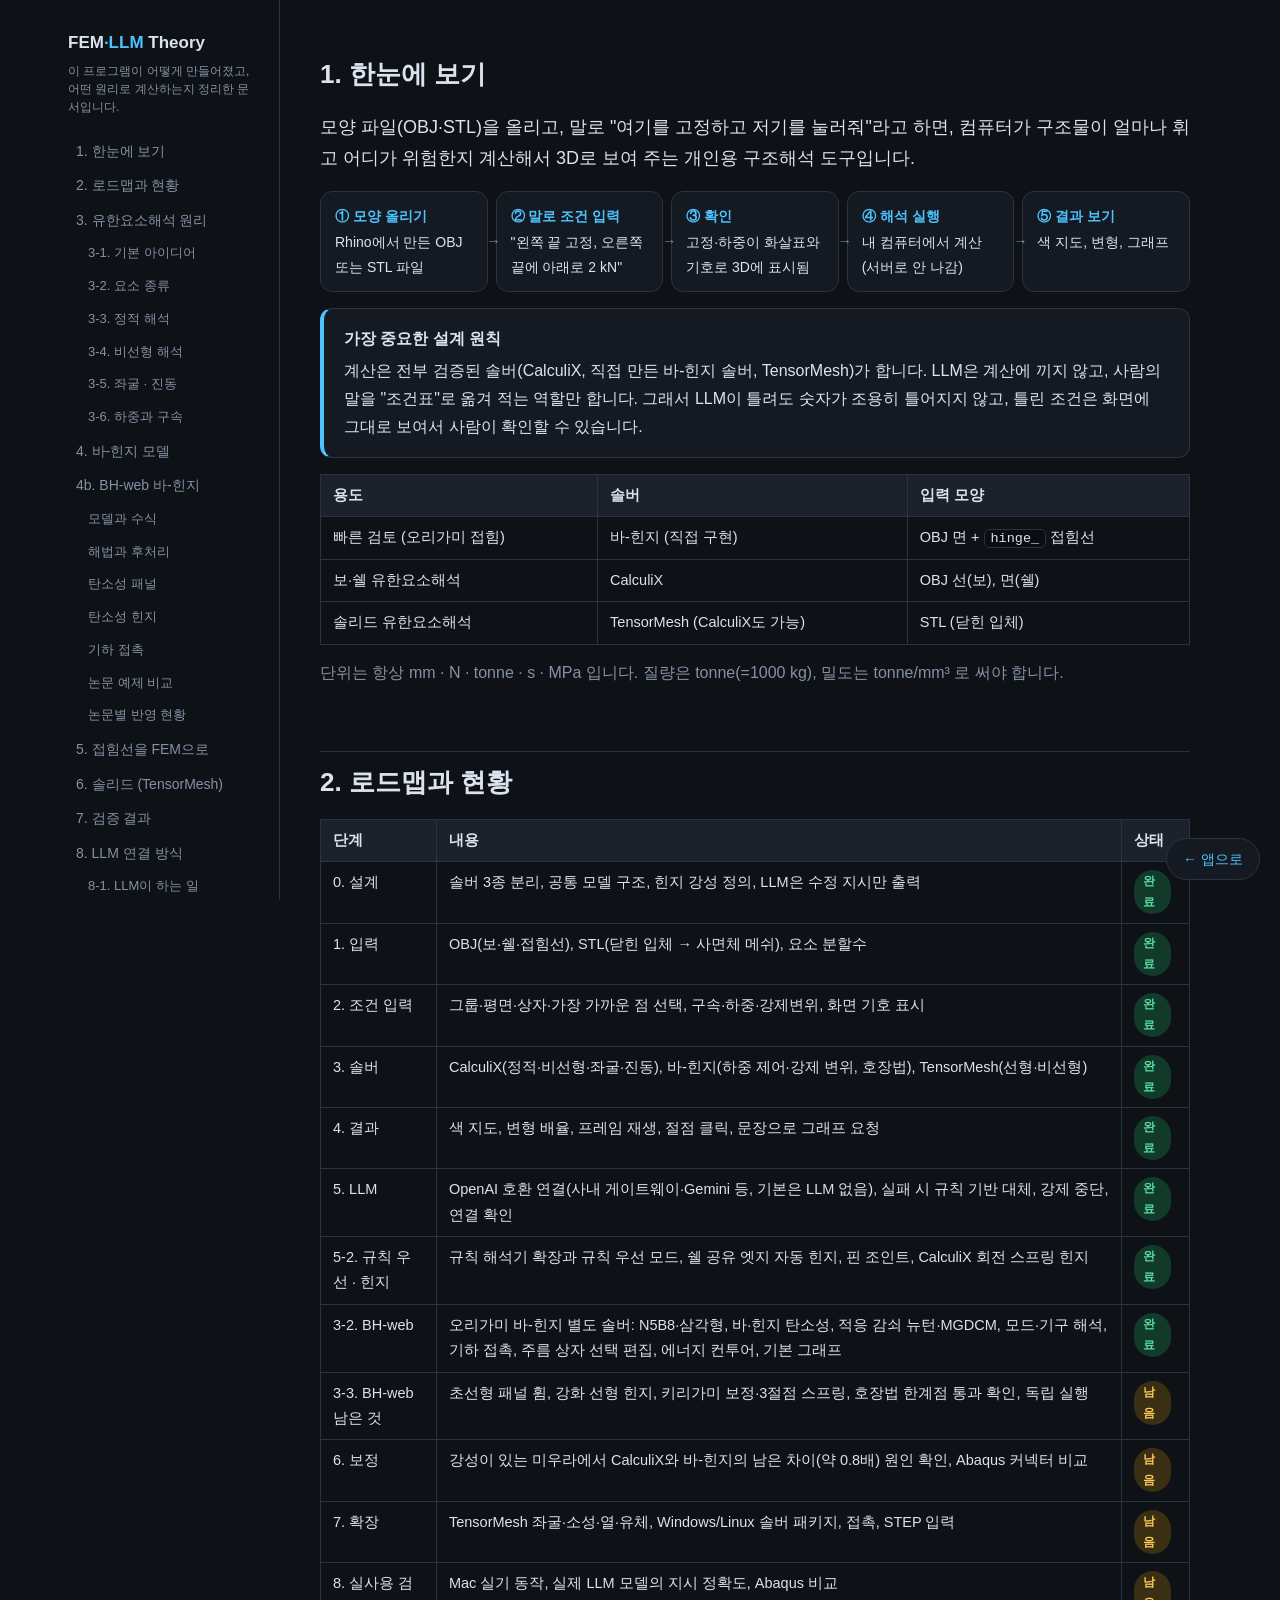
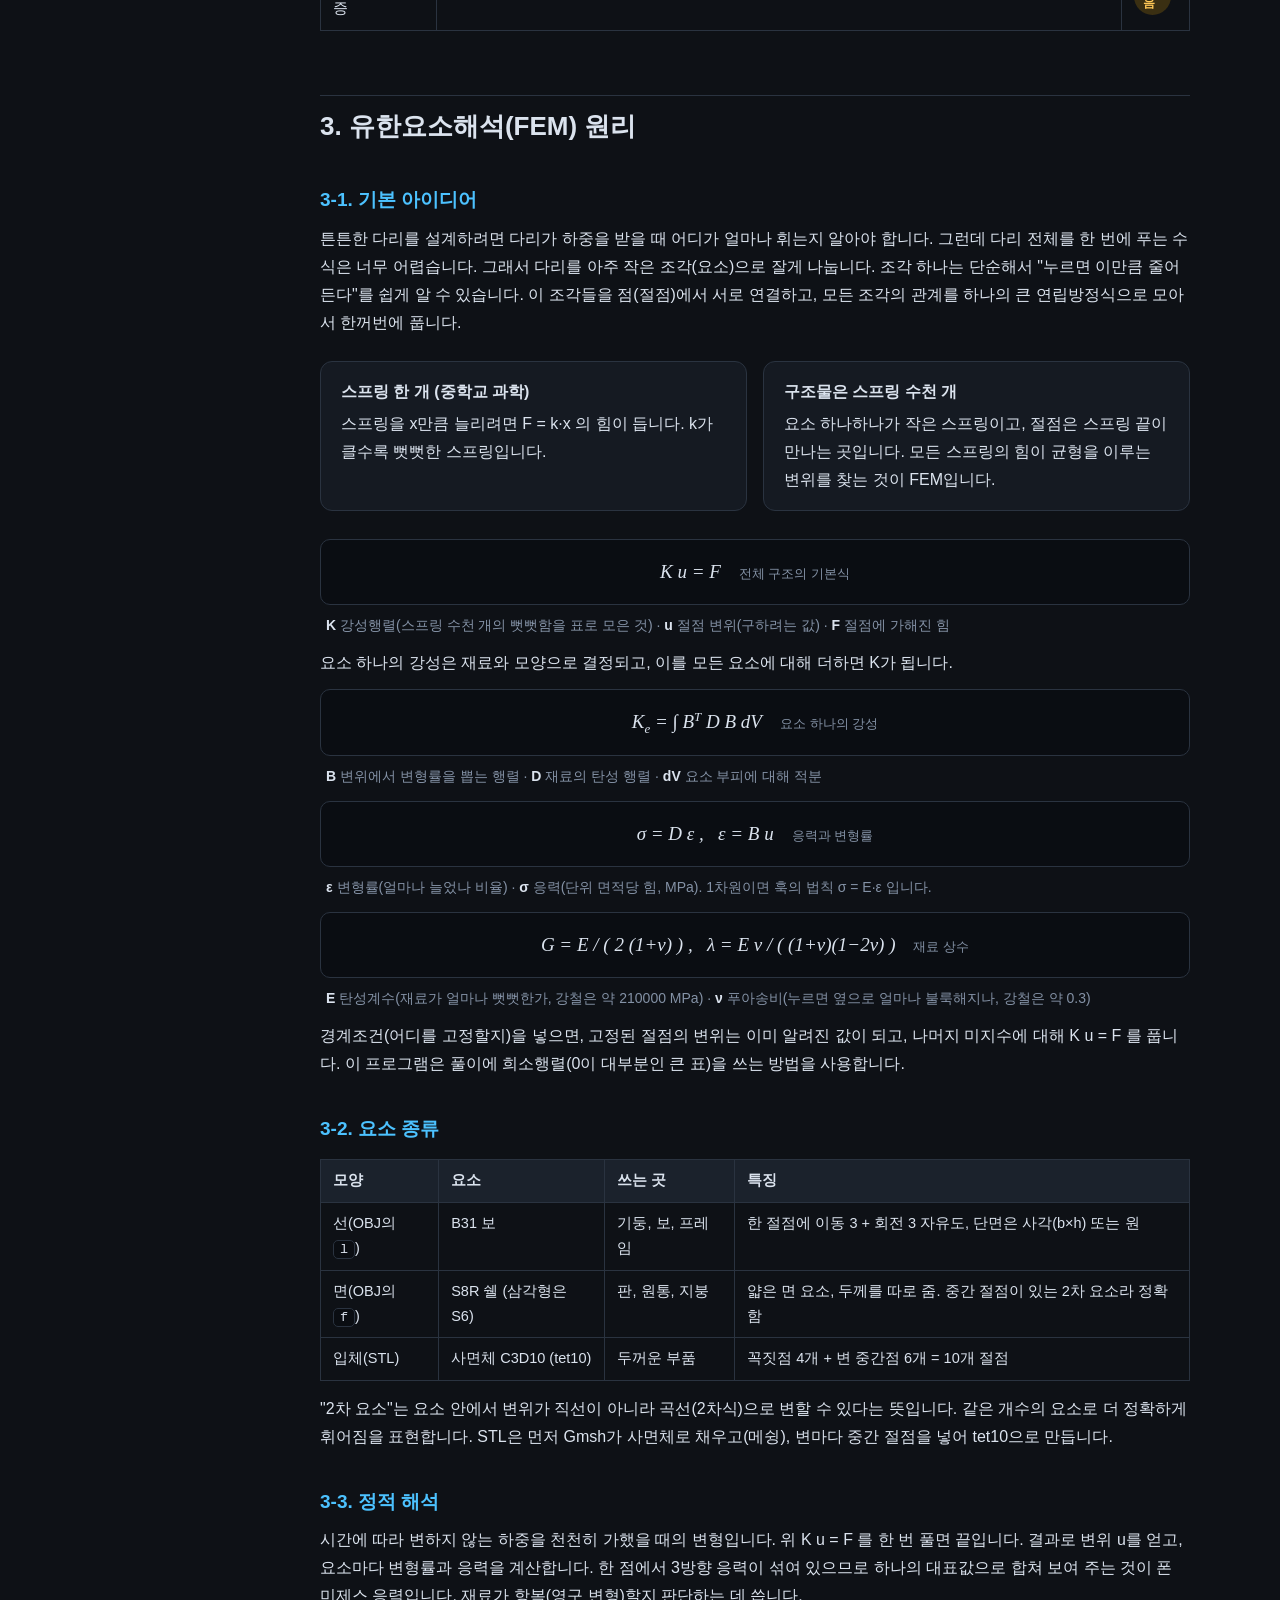
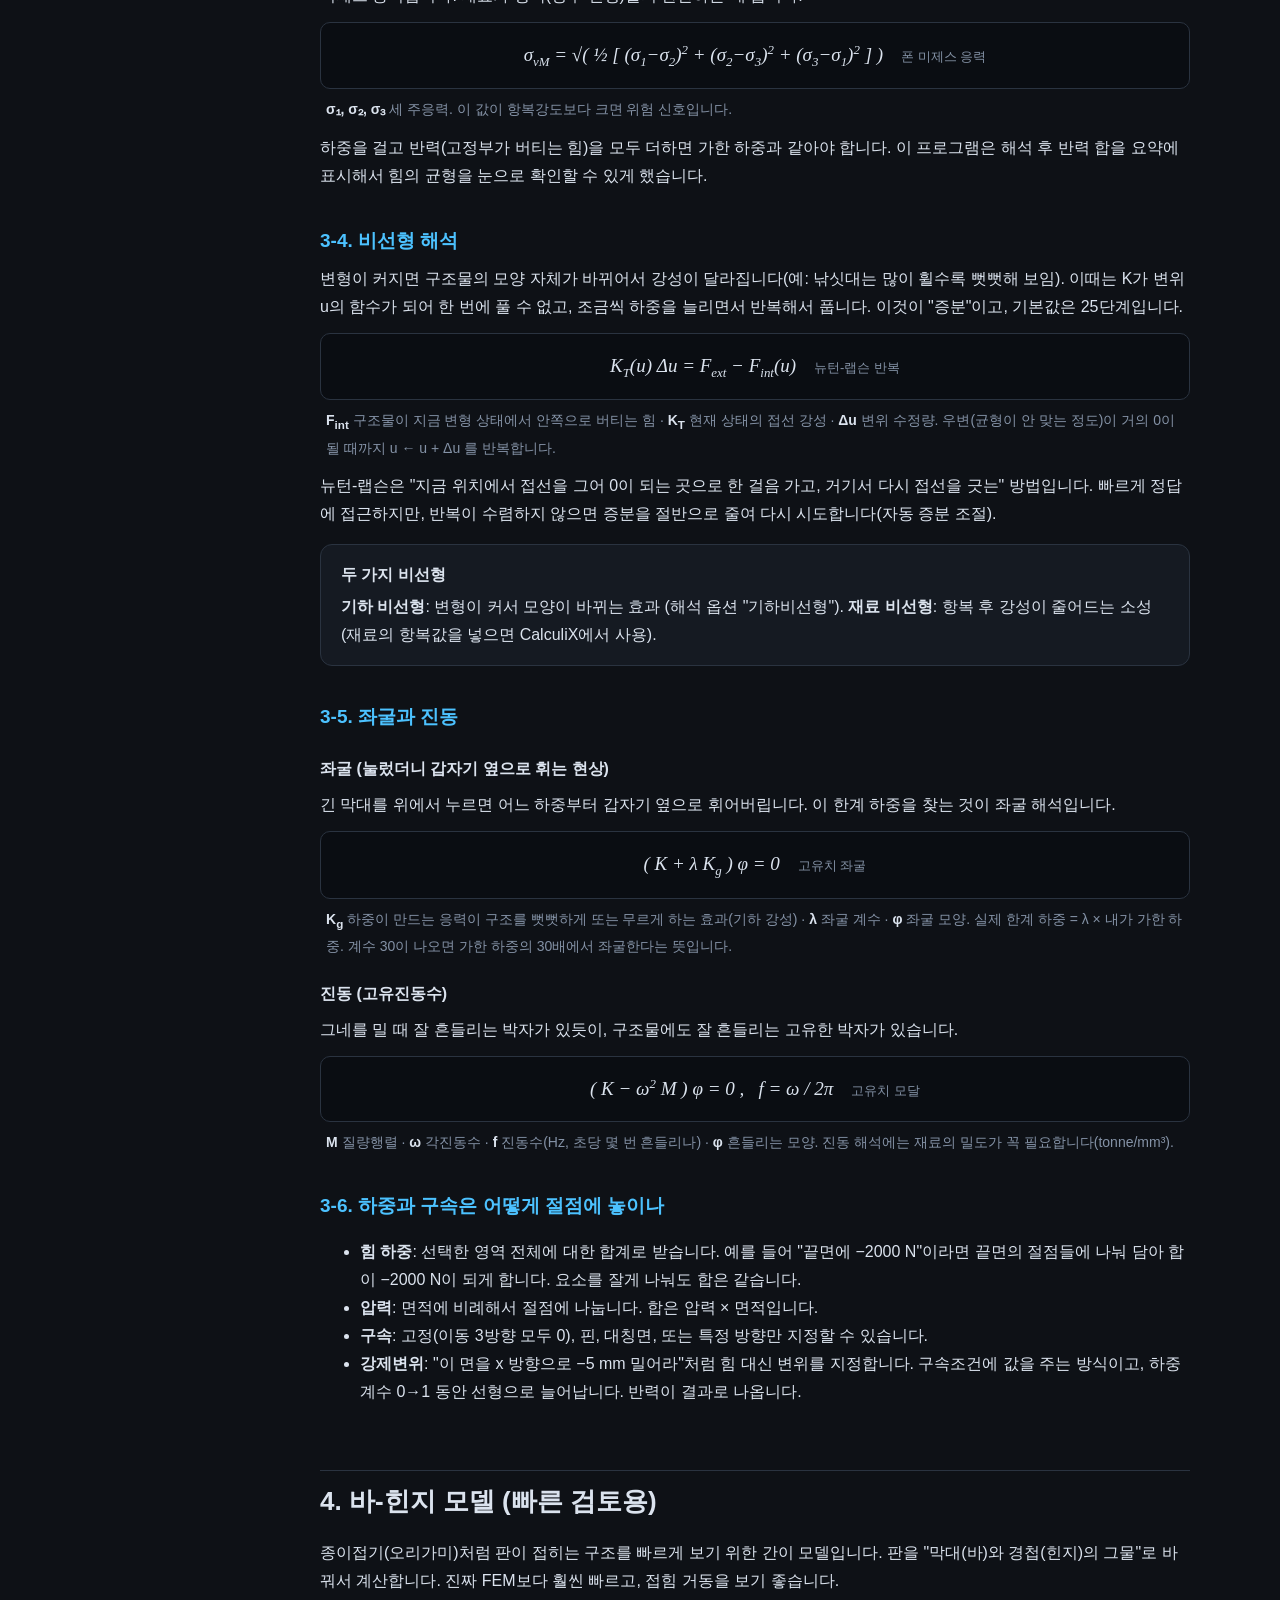
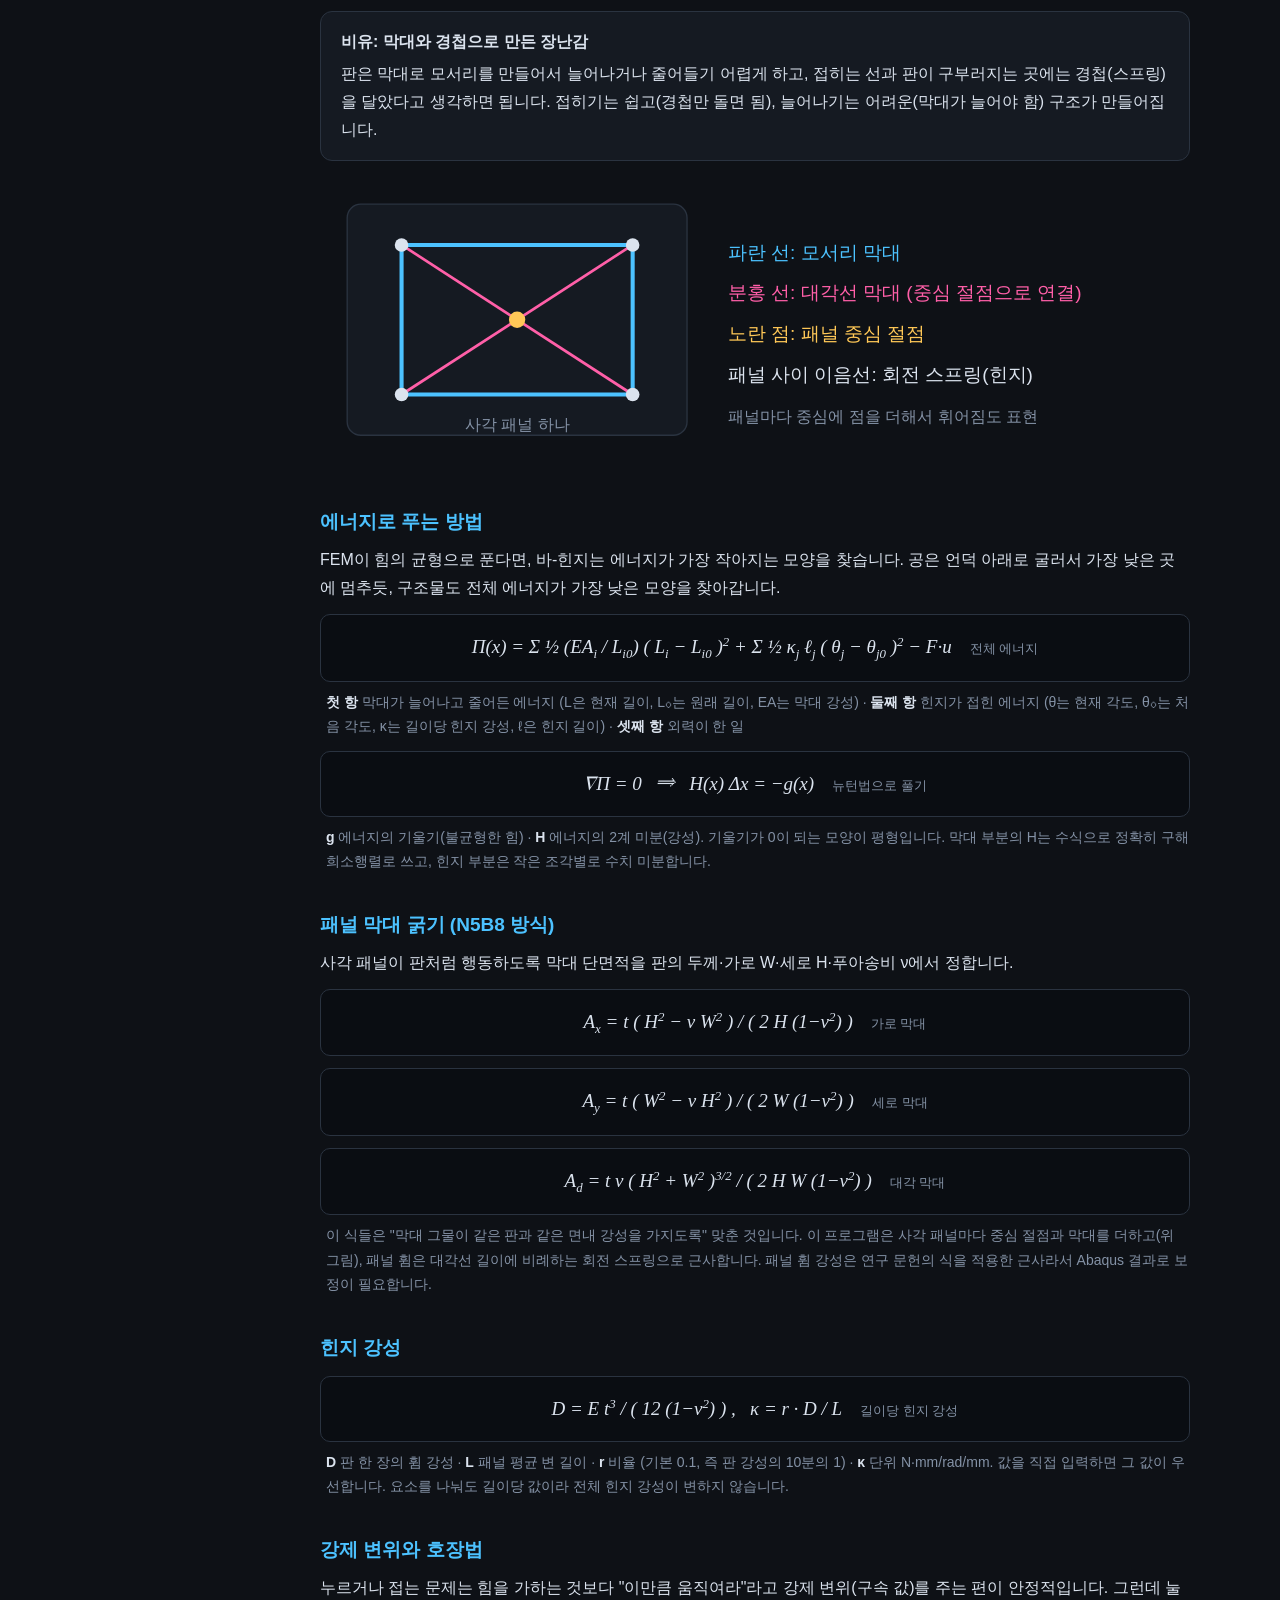
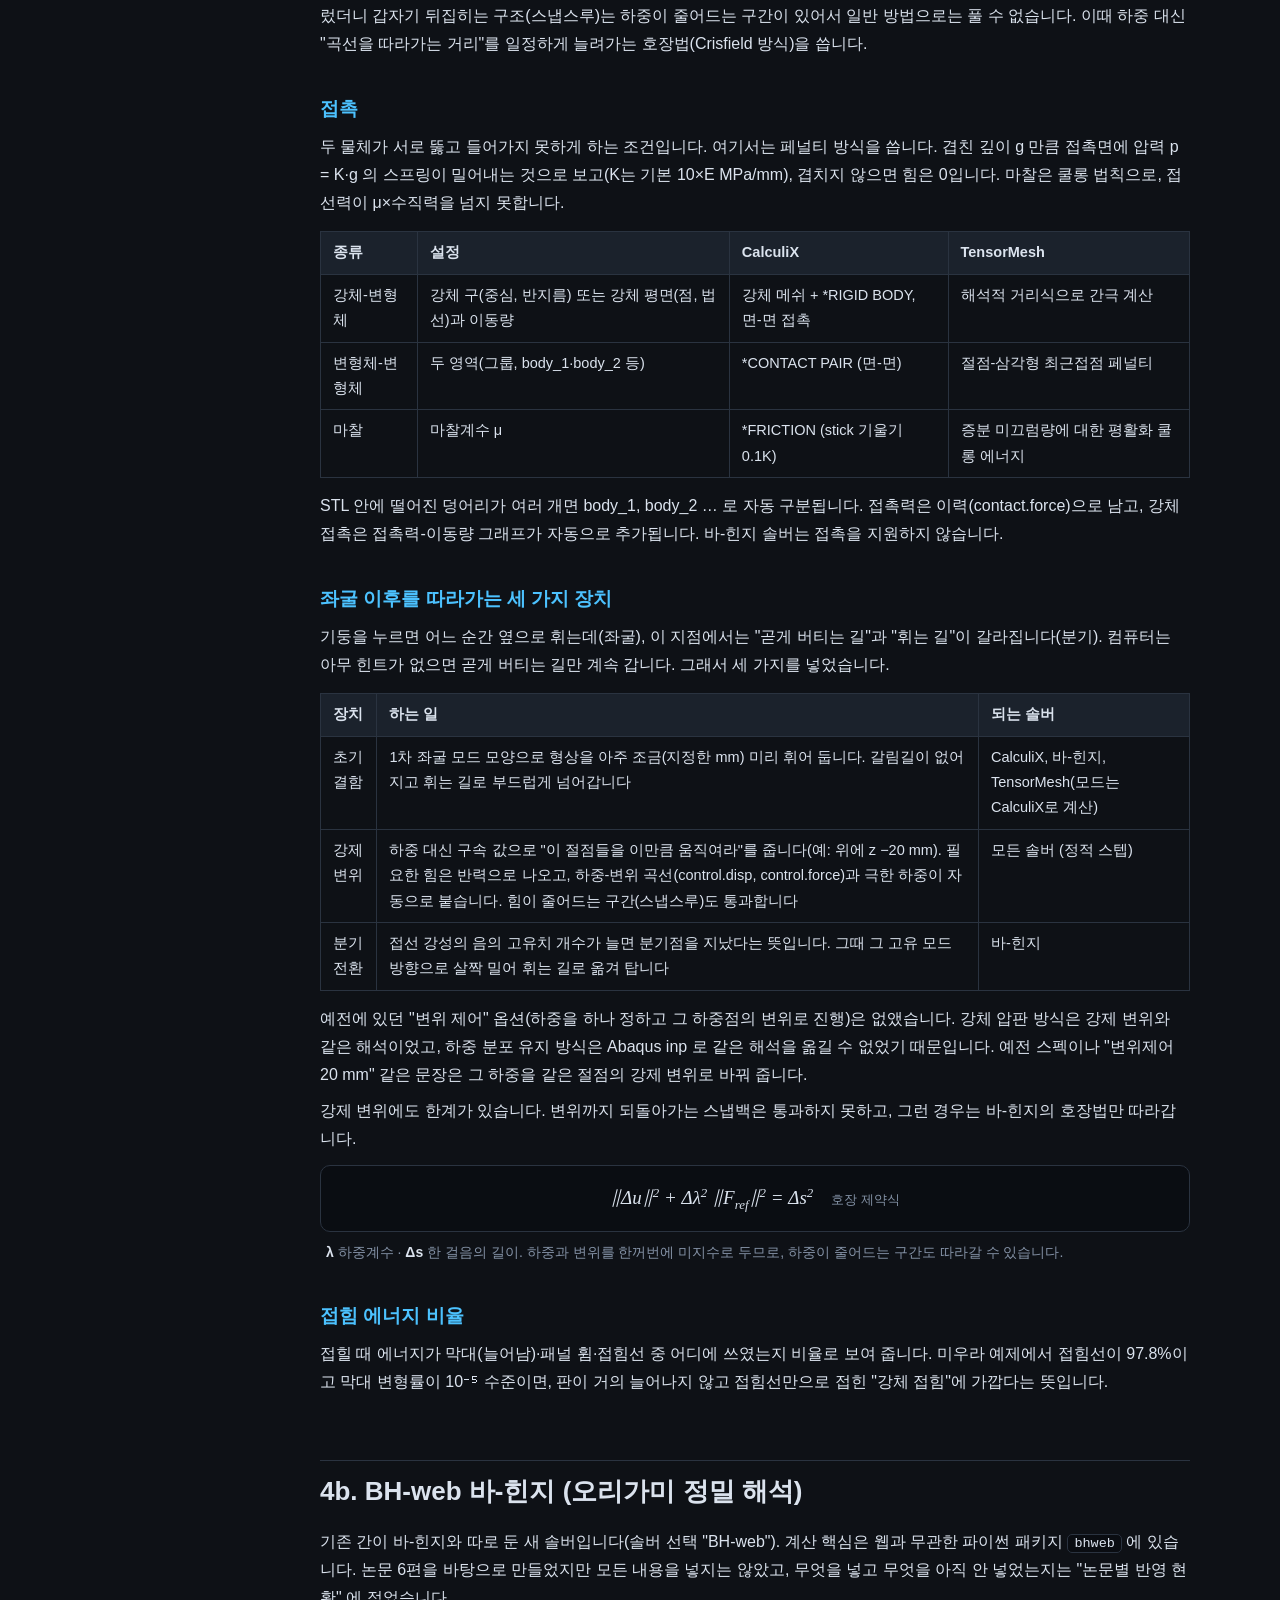
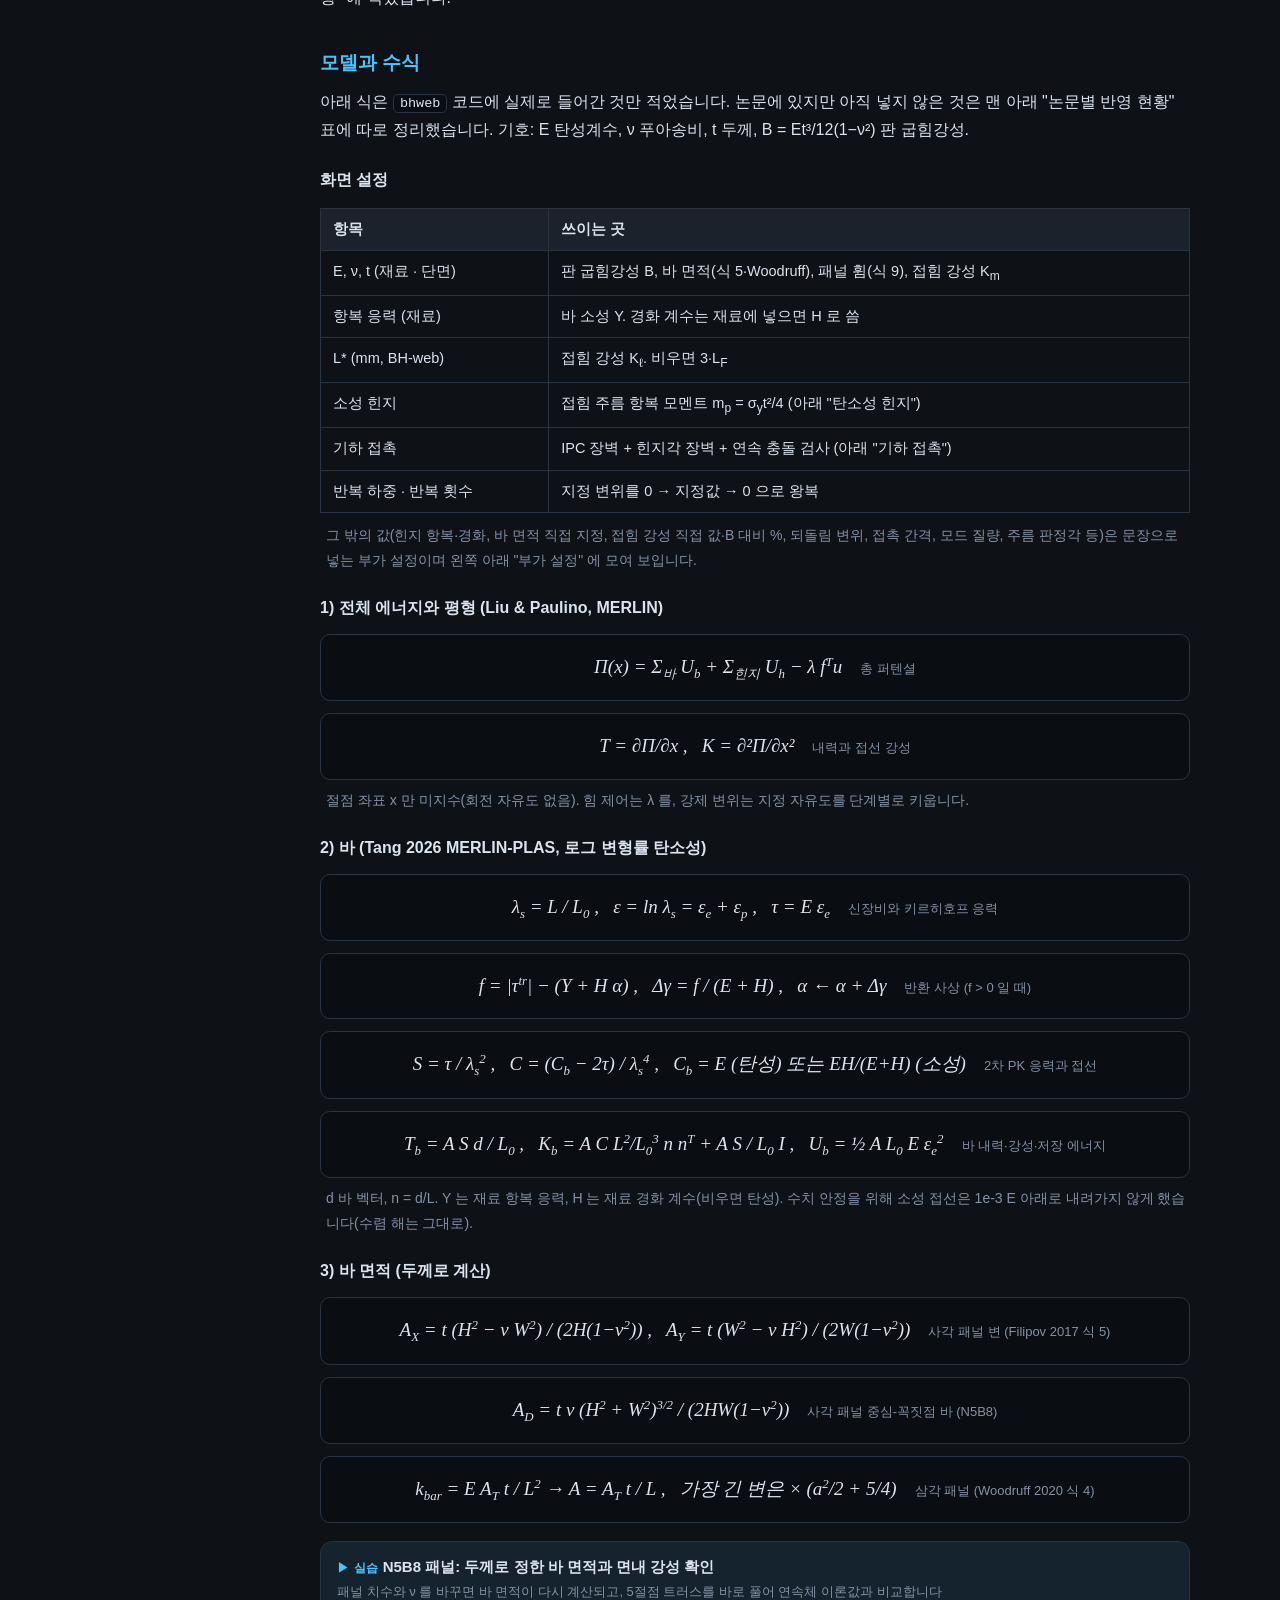
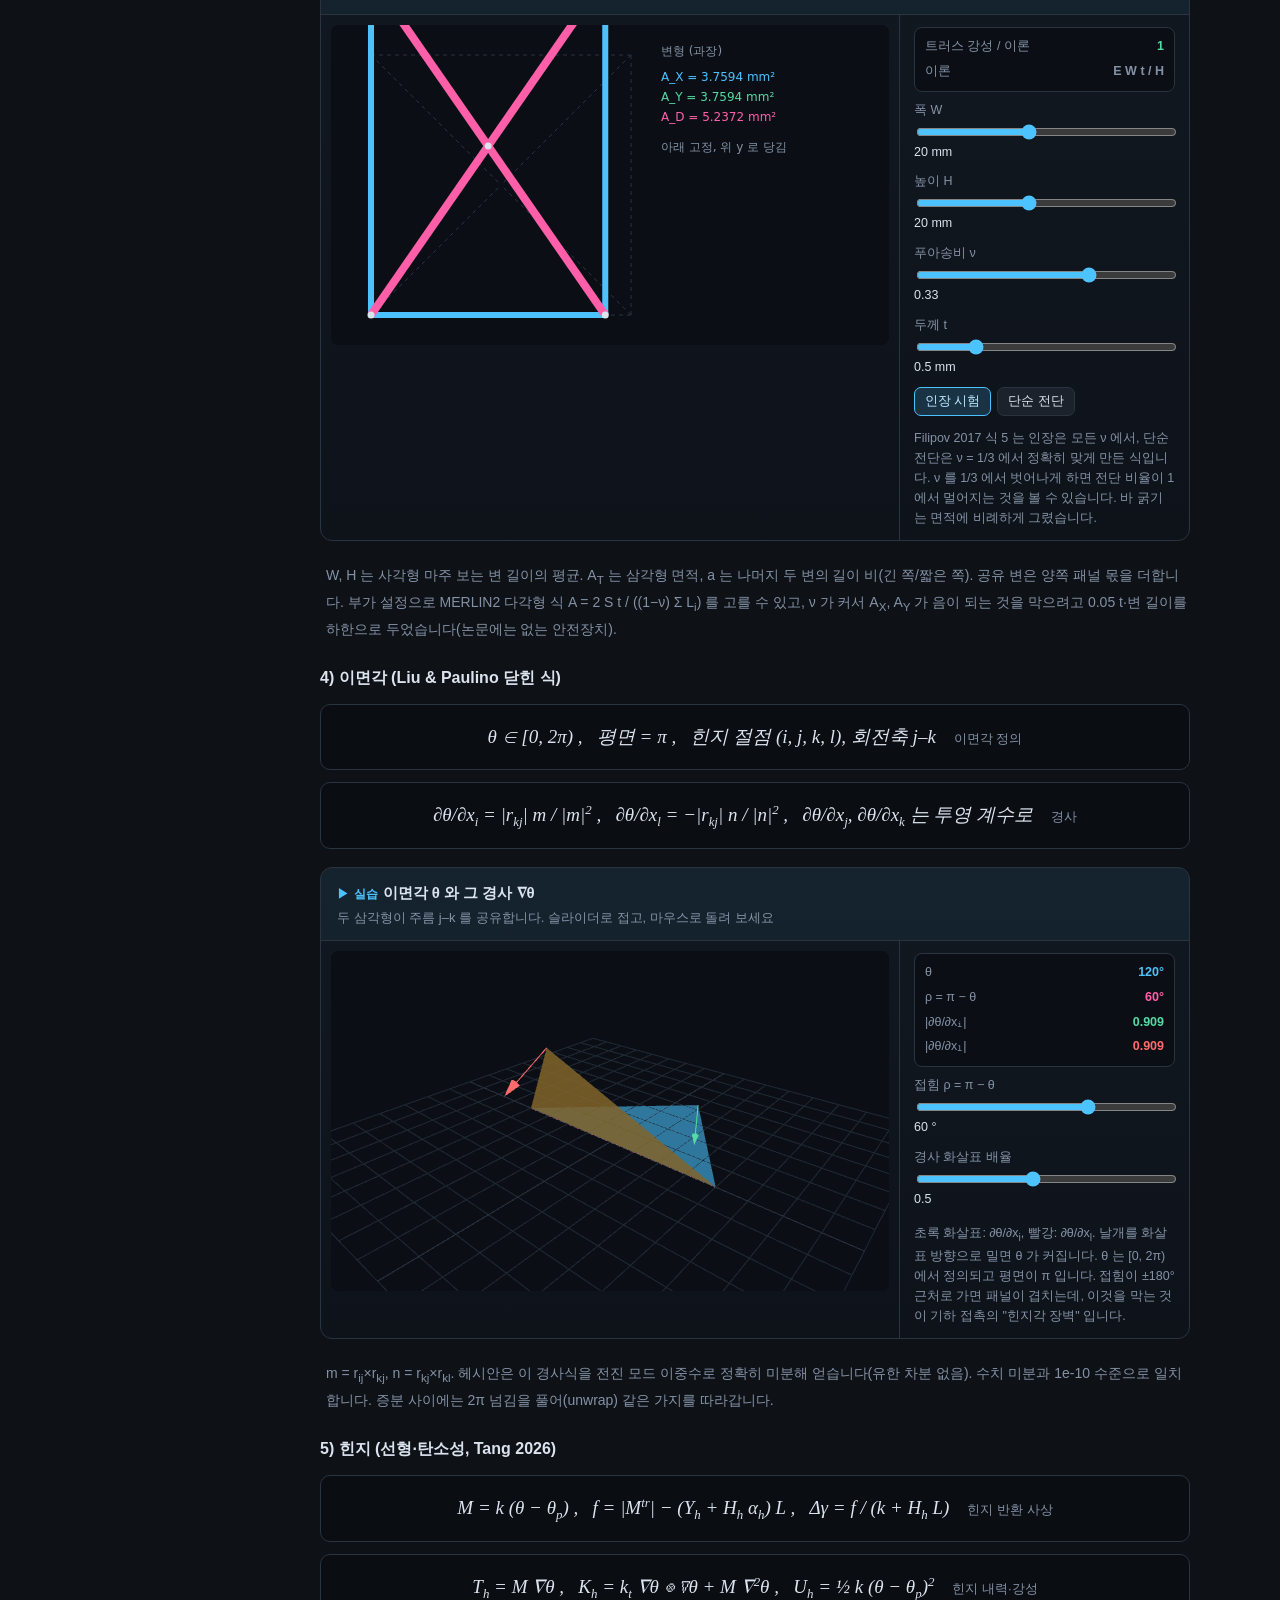
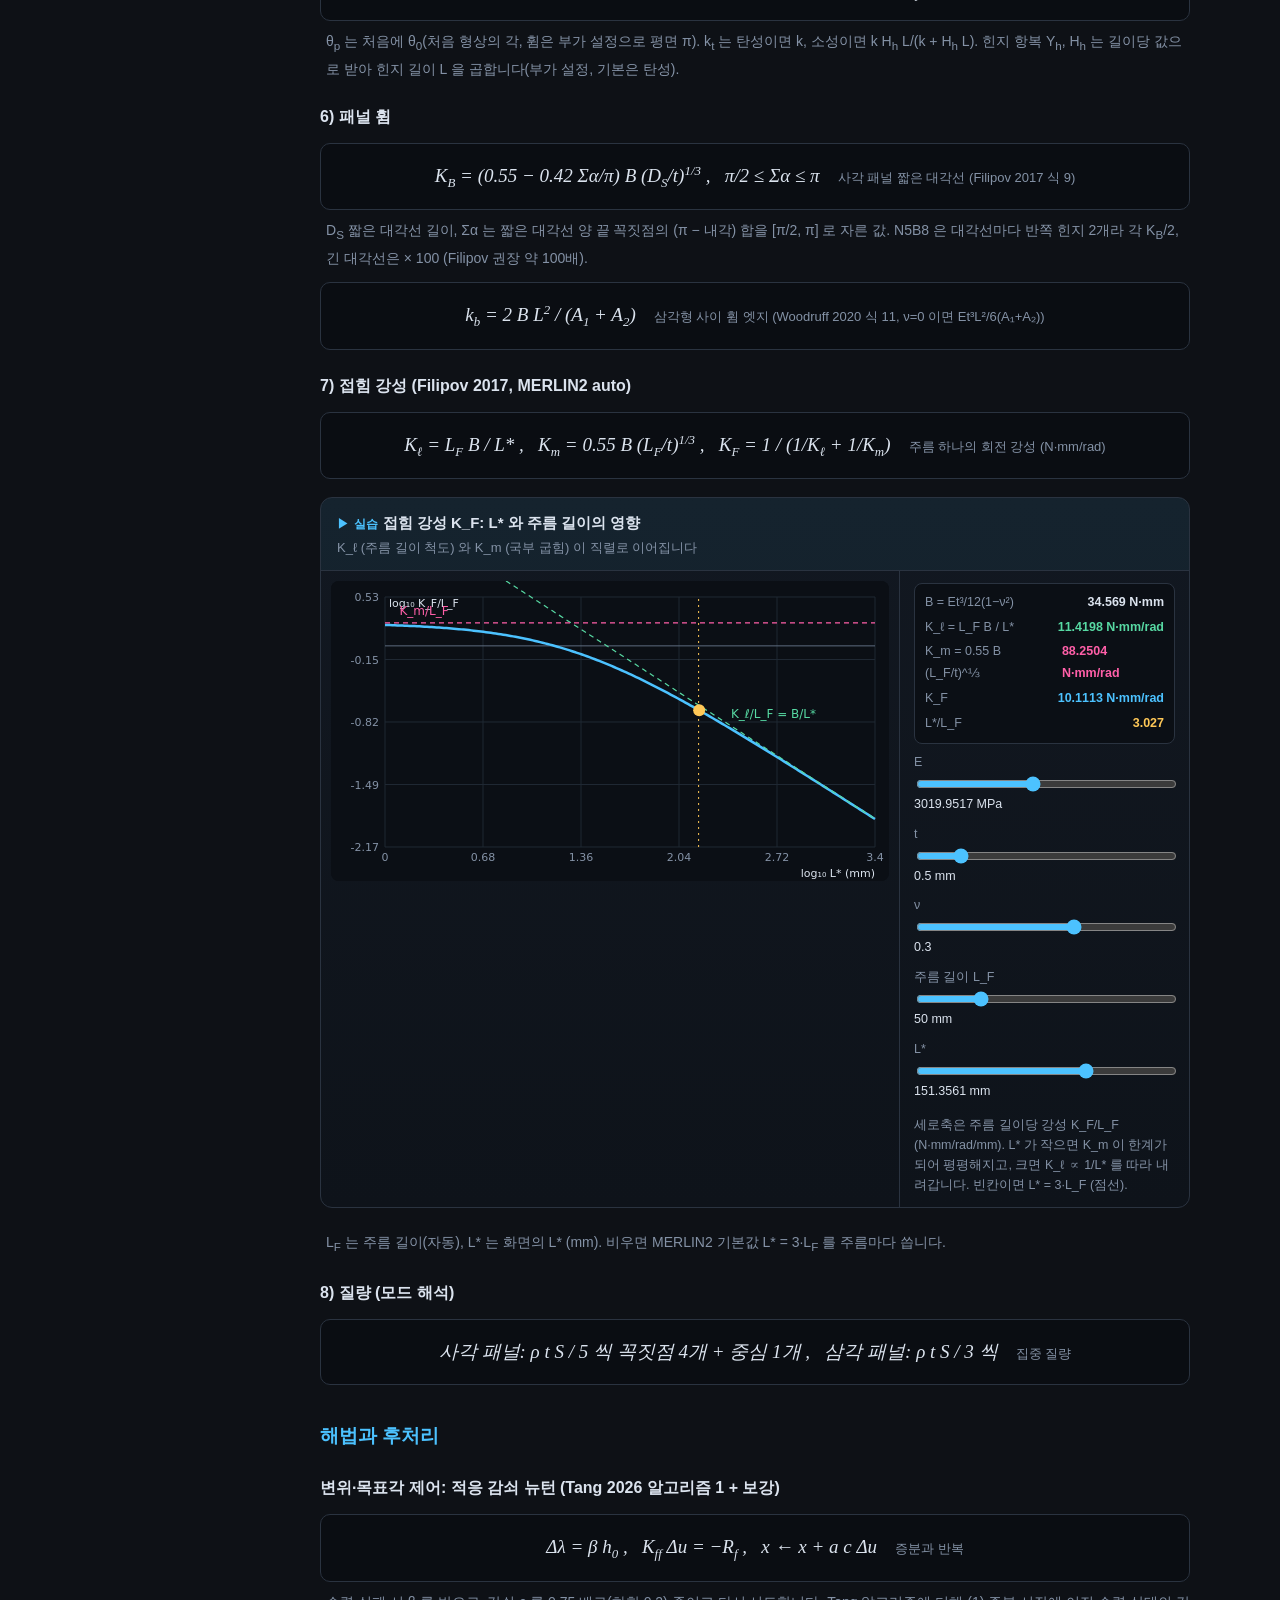
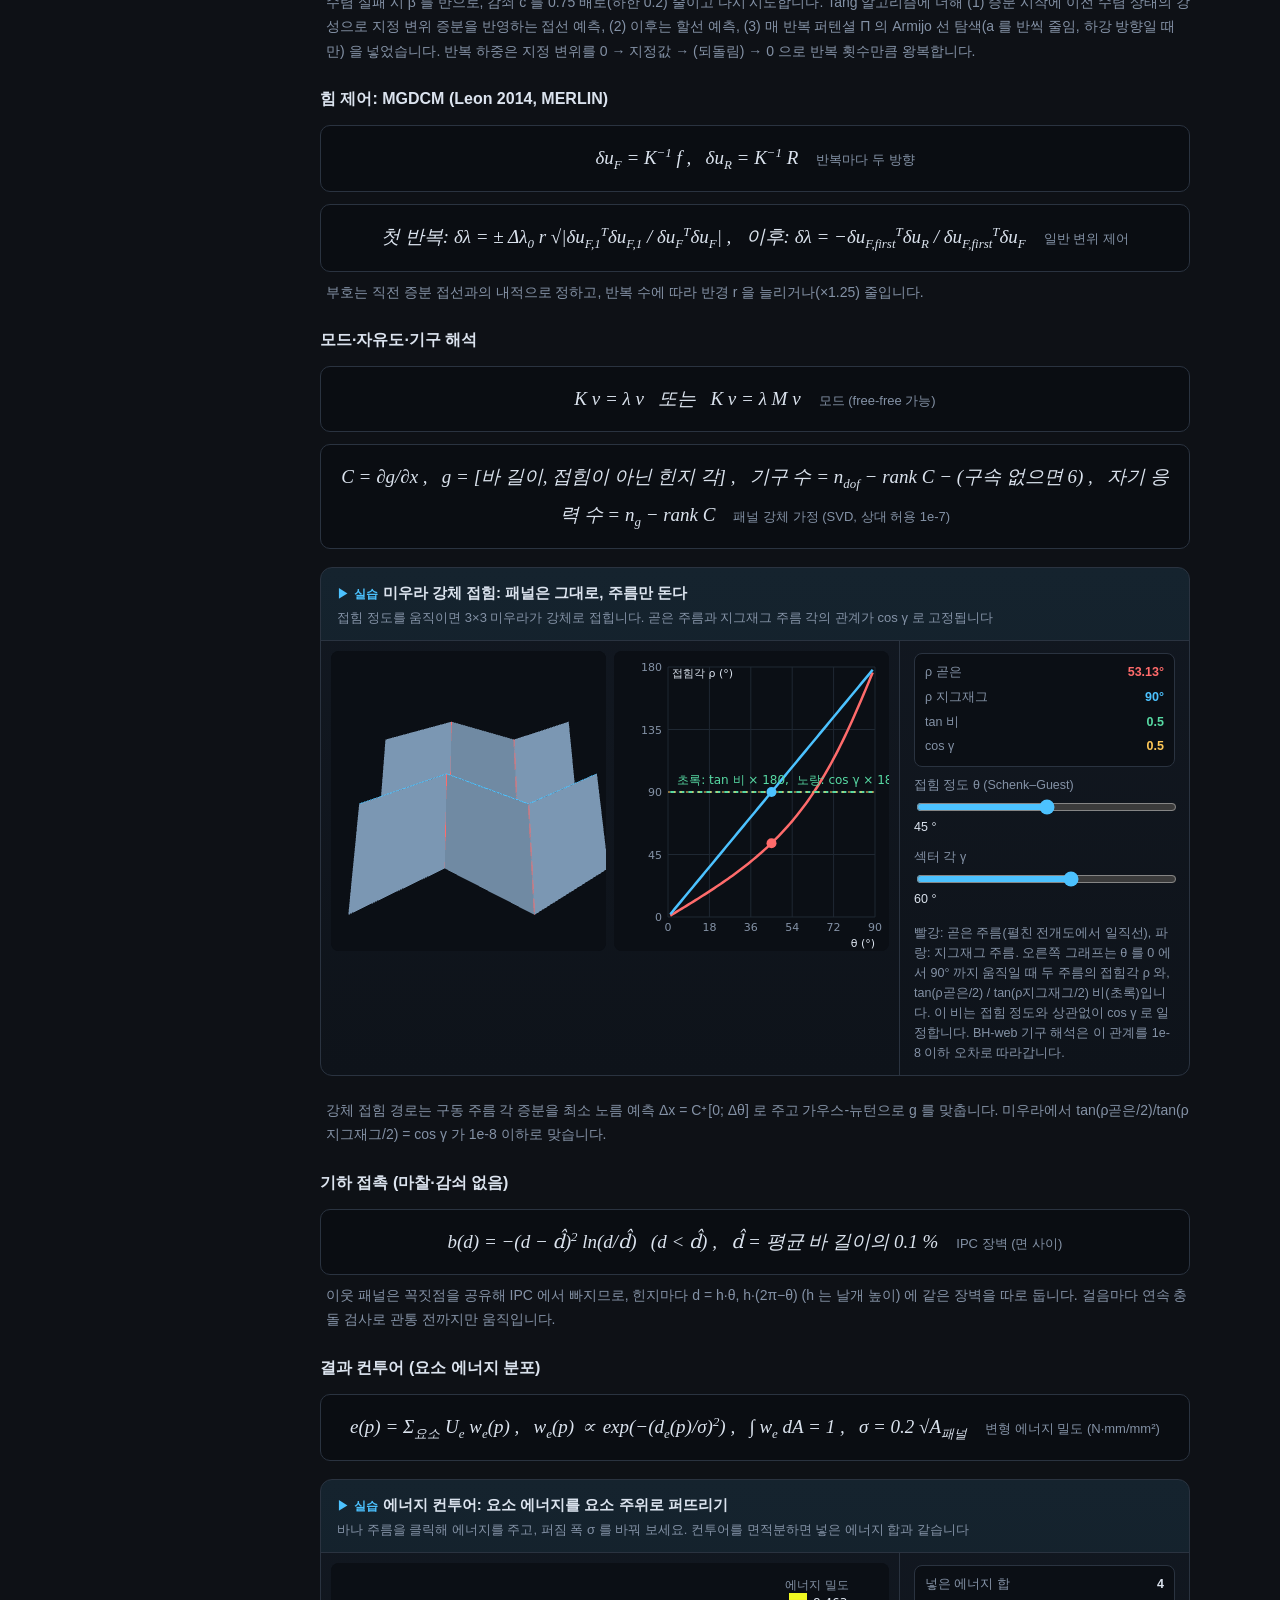
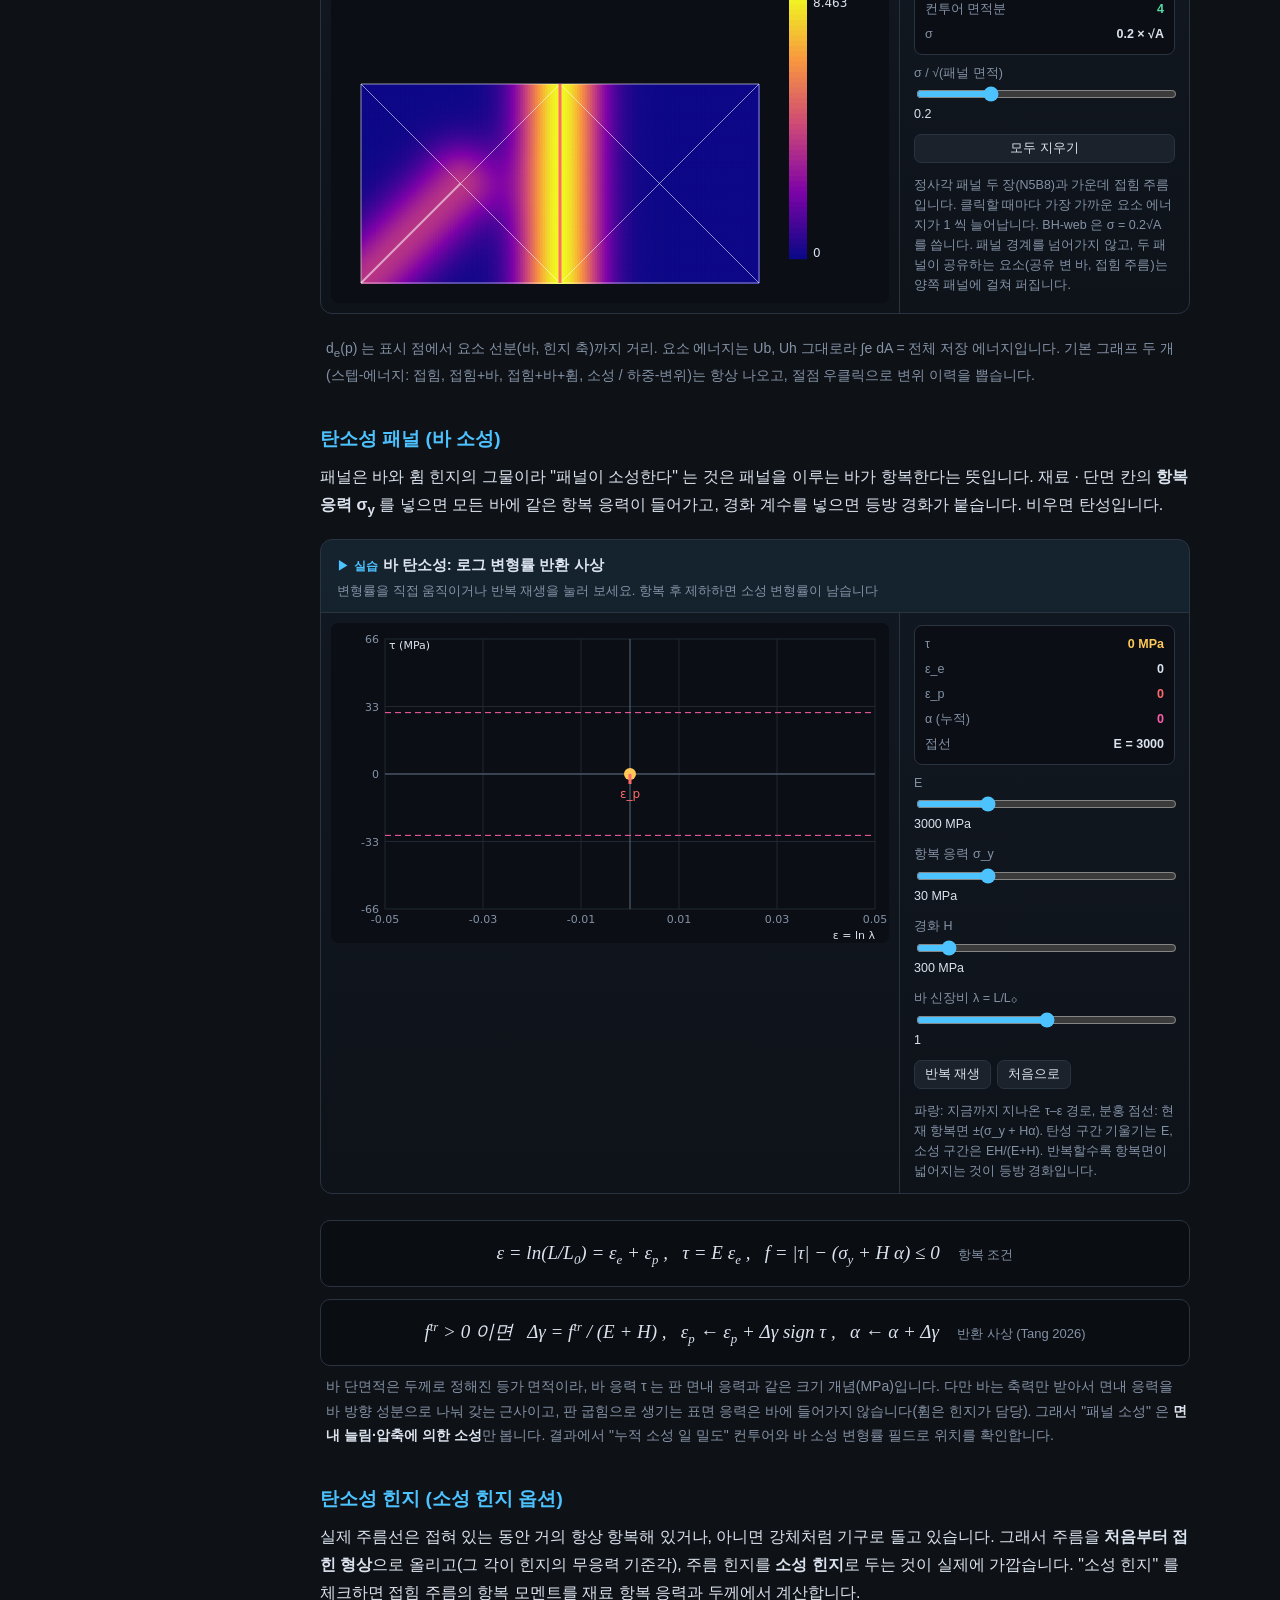
<file: web/theory.html>
<!doctype html>
<html lang="ko">
<head>
<meta charset="utf-8">
<meta name="viewport" content="width=device-width, initial-scale=1">
<title>FEM-LLM-web · 원리와 설계</title>
<style>
:root{--bg:#0e1116;--panel:#151a22;--panel2:#1b222c;--line:#2a3340;--text:#dbe3ee;--mute:#8492a6;--accent:#4cc2ff;--accent2:#ff5fa8;--ok:#57d9a3;--warn:#ffc857;--err:#ff6b6b}
*{box-sizing:border-box}
html{scroll-behavior:smooth}
body{margin:0;background:var(--bg);color:var(--text);font:16px/1.75 -apple-system,BlinkMacSystemFont,"Apple SD Gothic Neo","Pretendard","Noto Sans KR","Segoe UI",sans-serif}
.wrap{display:grid;grid-template-columns:230px minmax(0,1fr);max-width:1180px;margin:0 auto}
nav{position:sticky;top:0;align-self:start;height:100vh;overflow-y:auto;padding:28px 18px;border-right:1px solid var(--line)}
nav h1{font-size:17px;margin:0 0 4px}
nav h1 span{color:var(--accent)}
nav p{color:var(--mute);font-size:12px;margin:0 0 18px;line-height:1.5}
nav a{display:block;color:var(--mute);text-decoration:none;padding:5px 8px;border-radius:6px;font-size:14px}
nav a:hover{background:var(--panel2);color:var(--text)}
nav a.sub{padding-left:20px;font-size:13px}
main{padding:36px 40px 120px;min-width:0}
h2{font-size:26px;margin:64px 0 14px;padding-top:8px;border-top:1px solid var(--line)}
h2:first-of-type{margin-top:8px;border-top:0}
h3{font-size:19px;margin:34px 0 8px;color:var(--accent)}
h4{font-size:16px;margin:22px 0 4px}
p{margin:8px 0}
.lead{font-size:18px;color:var(--text)}
.mute{color:var(--mute)}
.card{background:var(--panel);border:1px solid var(--line);border-radius:12px;padding:16px 20px;margin:16px 0}
.card.tip{border-left:4px solid var(--accent)}
.card.warn{border-left:4px solid var(--warn)}
.card.ok{border-left:4px solid var(--ok)}
.card b.t{display:block;margin-bottom:4px}
.eq{background:#0a0d12;border:1px solid var(--line);border-radius:10px;padding:14px 20px;margin:12px 0;font:italic 19px/1.9 "Times New Roman","Noto Serif KR",Georgia,serif;overflow-x:auto;text-align:center}
.eq span.n{font-style:normal;font:13px -apple-system,sans-serif;color:var(--mute);margin-left:18px}
.eq sub,.eq sup{font-size:.68em}
.eq .u{font-style:normal}
.where{font-size:14px;color:var(--mute);margin:-4px 0 12px 6px}
.where b{color:var(--text);font-weight:600}
table{border-collapse:collapse;width:100%;margin:14px 0;font-size:14.5px}
th,td{border:1px solid var(--line);padding:8px 12px;text-align:left;vertical-align:top}
th{background:var(--panel2);font-weight:600}
code{background:#0a0d12;border:1px solid var(--line);border-radius:5px;padding:1px 6px;font:13.5px ui-monospace,Menlo,Consolas,monospace}
pre{background:#0a0d12;border:1px solid var(--line);border-radius:10px;padding:14px 18px;overflow-x:auto;font:13px/1.6 ui-monospace,Menlo,Consolas,monospace}
.tag{display:inline-block;padding:1px 9px;border-radius:99px;font-size:12px;font-weight:600;margin-right:6px}
.tag.done{background:#123a2b;color:var(--ok)}
.tag.todo{background:#3a2f12;color:var(--warn)}
.tag.nov{background:#3a1220;color:var(--err)}
.flow{display:flex;flex-wrap:wrap;gap:8px;align-items:stretch;margin:16px 0}
.flow .s{flex:1 1 140px;background:var(--panel);border:1px solid var(--line);border-radius:12px;padding:12px 14px;font-size:14px;position:relative}
.flow .s b{display:block;color:var(--accent);margin-bottom:2px}
.flow .s:not(:last-child)::after{content:"→";position:absolute;right:-14px;top:50%;transform:translateY(-50%);color:var(--mute);z-index:2}
.two{display:grid;grid-template-columns:1fr 1fr;gap:16px}
svg{max-width:100%;height:auto}
.back{position:fixed;right:20px;bottom:20px;background:var(--panel);border:1px solid var(--line);border-radius:99px;padding:8px 16px;color:var(--accent);text-decoration:none;font-size:14px}
@media(max-width:860px){.wrap{grid-template-columns:1fr}nav{position:static;height:auto;border-right:0;border-bottom:1px solid var(--line)}main{padding:24px 18px 100px}.two{grid-template-columns:1fr}.flow .s::after{display:none}}
.lab{margin:18px 0 26px;border:1px solid var(--line);border-radius:12px;background:linear-gradient(180deg,#121821,#0e131a);overflow:hidden}
.lh{display:flex;flex-direction:column;gap:2px;padding:12px 16px;border-bottom:1px solid var(--line);background:rgba(76,194,255,.06)}
.lh b{font-size:15px;color:var(--text)}.lh b::before{content:"▶ 실습  ";color:var(--accent);font-size:12px;letter-spacing:.05em}
.lh span{font-size:13px;color:var(--mute);line-height:1.5}
.lbody{display:grid;grid-template-columns:minmax(0,1fr) 290px}
.lview{min-width:0;padding:10px}.lctl{padding:12px 14px;border-left:1px solid var(--line);display:flex;flex-direction:column;gap:8px}
.lc,.l3{display:block;width:100%;border-radius:8px;background:#0b0f15}.l3{height:340px;cursor:grab}
.ltwo{display:grid;grid-template-columns:1fr 1fr;gap:8px}.ltwo .l3{height:300px}
.sl{display:grid;grid-template-columns:1fr auto;gap:0 8px;font-size:12.5px;color:var(--mute)}
.sl input{grid-column:1/3;width:100%;accent-color:var(--accent)}.sl .v{color:var(--text);font-variant-numeric:tabular-nums}
.lrow{display:flex;gap:6px;flex-wrap:wrap}
.lb{background:var(--panel2);color:var(--text);border:1px solid var(--line);border-radius:7px;padding:5px 10px;font-size:12.5px;cursor:pointer}
.lb:hover{border-color:var(--accent)}.lb.on{background:rgba(76,194,255,.18);border-color:var(--accent);color:#bfe9ff}
.ro{display:grid;grid-template-columns:1fr;gap:3px;background:#0b0f15;border:1px solid var(--line);border-radius:8px;padding:8px 10px;font-size:12.5px}
.ro span{display:flex;justify-content:space-between;gap:8px}.ro i{font-style:normal;color:var(--mute)}.ro b{font-variant-numeric:tabular-nums;font-weight:600}
.lnote{font-size:12.5px;color:var(--mute);line-height:1.6;margin:4px 0 0}
@media(max-width:980px){.lbody{grid-template-columns:1fr}.lctl{border-left:0;border-top:1px solid var(--line)}.ltwo{grid-template-columns:1fr}}
</style>
</head>
<body>
<div class="wrap">
<nav>
  <h1>FEM<span>·LLM</span> Theory</h1>
  <p>이 프로그램이 어떻게 만들어졌고, 어떤 원리로 계산하는지 정리한 문서입니다.</p>
  <a href="#overview">1. 한눈에 보기</a>
  <a href="#roadmap">2. 로드맵과 현황</a>
  <a href="#fem">3. 유한요소해석 원리</a>
  <a class="sub" href="#fem-idea">3-1. 기본 아이디어</a>
  <a class="sub" href="#fem-elements">3-2. 요소 종류</a>
  <a class="sub" href="#fem-static">3-3. 정적 해석</a>
  <a class="sub" href="#fem-nl">3-4. 비선형 해석</a>
  <a class="sub" href="#fem-buckle">3-5. 좌굴 · 진동</a>
  <a class="sub" href="#fem-load">3-6. 하중과 구속</a>
  <a href="#barhinge">4. 바-힌지 모델</a>
  <a href="#bhweb">4b. BH-web 바-힌지</a>
  <a class="sub" href="#bh-model">모델과 수식</a>
  <a class="sub" href="#bh-solve">해법과 후처리</a>
  <a class="sub" href="#bh-plastic-panel">탄소성 패널</a>
  <a class="sub" href="#bh-plastic-hinge">탄소성 힌지</a>
  <a class="sub" href="#bh-contact">기하 접촉</a>
  <a class="sub" href="#bh-verify">논문 예제 비교</a>
  <a class="sub" href="#bh-status">논문별 반영 현황</a>
  <a href="#hinge-fem">5. 접힘선을 FEM으로</a>
  <a href="#solid">6. 솔리드 (TensorMesh)</a>
  <a href="#verify">7. 검증 결과</a>
  <a href="#llm">8. LLM 연결 방식</a>
  <a class="sub" href="#llm-what">8-1. LLM이 하는 일</a>
  <a class="sub" href="#llm-flow">8-2. 한 번의 지시 흐름</a>
  <a class="sub" href="#llm-safe">8-3. 안전장치</a>
  <a class="sub" href="#llm-which">8-4. 어떤 LLM에 연결되나</a>
  <a href="#limits">9. 한계와 주의</a>
</nav>
<main>

<h2 id="overview">1. 한눈에 보기</h2>
<p class="lead">모양 파일(OBJ·STL)을 올리고, 말로 "여기를 고정하고 저기를 눌러줘"라고 하면, 컴퓨터가 구조물이 얼마나 휘고 어디가 위험한지 계산해서 3D로 보여 주는 개인용 구조해석 도구입니다.</p>

<div class="flow">
  <div class="s"><b>① 모양 올리기</b>Rhino에서 만든 OBJ 또는 STL 파일</div>
  <div class="s"><b>② 말로 조건 입력</b>"왼쪽 끝 고정, 오른쪽 끝에 아래로 2 kN"</div>
  <div class="s"><b>③ 확인</b>고정·하중이 화살표와 기호로 3D에 표시됨</div>
  <div class="s"><b>④ 해석 실행</b>내 컴퓨터에서 계산 (서버로 안 나감)</div>
  <div class="s"><b>⑤ 결과 보기</b>색 지도, 변형, 그래프</div>
</div>

<div class="card tip"><b class="t">가장 중요한 설계 원칙</b>
계산은 전부 검증된 솔버(CalculiX, 직접 만든 바-힌지 솔버, TensorMesh)가 합니다. LLM은 계산에 끼지 않고, 사람의 말을 "조건표"로 옮겨 적는 역할만 합니다. 그래서 LLM이 틀려도 숫자가 조용히 틀어지지 않고, 틀린 조건은 화면에 그대로 보여서 사람이 확인할 수 있습니다.</div>

<table>
<tr><th>용도</th><th>솔버</th><th>입력 모양</th></tr>
<tr><td>빠른 검토 (오리가미 접힘)</td><td>바-힌지 (직접 구현)</td><td>OBJ 면 + <code>hinge_</code> 접힘선</td></tr>
<tr><td>보·쉘 유한요소해석</td><td>CalculiX</td><td>OBJ 선(보), 면(쉘)</td></tr>
<tr><td>솔리드 유한요소해석</td><td>TensorMesh (CalculiX도 가능)</td><td>STL (닫힌 입체)</td></tr>
</table>
<p class="mute">단위는 항상 mm · N · tonne · s · MPa 입니다. 질량은 tonne(=1000 kg), 밀도는 tonne/mm³ 로 써야 합니다.</p>

<h2 id="roadmap">2. 로드맵과 현황</h2>
<table>
<tr><th>단계</th><th>내용</th><th>상태</th></tr>
<tr><td>0. 설계</td><td>솔버 3종 분리, 공통 모델 구조, 힌지 강성 정의, LLM은 수정 지시만 출력</td><td><span class="tag done">완료</span></td></tr>
<tr><td>1. 입력</td><td>OBJ(보·쉘·접힘선), STL(닫힌 입체 → 사면체 메쉬), 요소 분할수</td><td><span class="tag done">완료</span></td></tr>
<tr><td>2. 조건 입력</td><td>그룹·평면·상자·가장 가까운 점 선택, 구속·하중·강제변위, 화면 기호 표시</td><td><span class="tag done">완료</span></td></tr>
<tr><td>3. 솔버</td><td>CalculiX(정적·비선형·좌굴·진동), 바-힌지(하중 제어·강제 변위, 호장법), TensorMesh(선형·비선형)</td><td><span class="tag done">완료</span></td></tr>
<tr><td>4. 결과</td><td>색 지도, 변형 배율, 프레임 재생, 절점 클릭, 문장으로 그래프 요청</td><td><span class="tag done">완료</span></td></tr>
<tr><td>5. LLM</td><td>OpenAI 호환 연결(사내 게이트웨이·Gemini 등, 기본은 LLM 없음), 실패 시 규칙 기반 대체, 강제 중단, 연결 확인</td><td><span class="tag done">완료</span></td></tr>
<tr><td>5-2. 규칙 우선 · 힌지</td><td>규칙 해석기 확장과 규칙 우선 모드, 쉘 공유 엣지 자동 힌지, 핀 조인트, CalculiX 회전 스프링 힌지</td><td><span class="tag done">완료</span></td></tr>
<tr><td>3-2. BH-web</td><td>오리가미 바-힌지 별도 솔버: N5B8·삼각형, 바·힌지 탄소성, 적응 감쇠 뉴턴·MGDCM, 모드·기구 해석, 기하 접촉, 주름 상자 선택 편집, 에너지 컨투어, 기본 그래프</td><td><span class="tag done">완료</span></td></tr>
<tr><td>3-3. BH-web 남은 것</td><td>초선형 패널 휨, 강화 선형 힌지, 키리가미 보정·3절점 스프링, 호장법 한계점 통과 확인, 독립 실행</td><td><span class="tag todo">남음</span></td></tr>
<tr><td>6. 보정</td><td>강성이 있는 미우라에서 CalculiX와 바-힌지의 남은 차이(약 0.8배) 원인 확인, Abaqus 커넥터 비교</td><td><span class="tag todo">남음</span></td></tr>
<tr><td>7. 확장</td><td>TensorMesh 좌굴·소성·열·유체, Windows/Linux 솔버 패키지, 접촉, STEP 입력</td><td><span class="tag todo">남음</span></td></tr>
<tr><td>8. 실사용 검증</td><td>Mac 실기 동작, 실제 LLM 모델의 지시 정확도, Abaqus 비교</td><td><span class="tag todo">남음</span></td></tr>
</table>

<h2 id="fem">3. 유한요소해석(FEM) 원리</h2>

<h3 id="fem-idea">3-1. 기본 아이디어</h3>
<p>튼튼한 다리를 설계하려면 다리가 하중을 받을 때 어디가 얼마나 휘는지 알아야 합니다. 그런데 다리 전체를 한 번에 푸는 수식은 너무 어렵습니다. 그래서 다리를 아주 작은 조각(요소)으로 잘게 나눕니다. 조각 하나는 단순해서 "누르면 이만큼 줄어든다"를 쉽게 알 수 있습니다. 이 조각들을 점(절점)에서 서로 연결하고, 모든 조각의 관계를 하나의 큰 연립방정식으로 모아서 한꺼번에 풉니다.</p>
<div class="two">
<div class="card"><b class="t">스프링 한 개 (중학교 과학)</b>
스프링을 x만큼 늘리려면 F = k·x 의 힘이 듭니다. k가 클수록 뻣뻣한 스프링입니다.</div>
<div class="card"><b class="t">구조물은 스프링 수천 개</b>
요소 하나하나가 작은 스프링이고, 절점은 스프링 끝이 만나는 곳입니다. 모든 스프링의 힘이 균형을 이루는 변위를 찾는 것이 FEM입니다.</div>
</div>
<div class="eq">K&nbsp;u = F<span class="n">전체 구조의 기본식</span></div>
<p class="where"><b>K</b> 강성행렬(스프링 수천 개의 뻣뻣함을 표로 모은 것) · <b>u</b> 절점 변위(구하려는 값) · <b>F</b> 절점에 가해진 힘</p>
<p>요소 하나의 강성은 재료와 모양으로 결정되고, 이를 모든 요소에 대해 더하면 K가 됩니다.</p>
<div class="eq">K<sub>e</sub> = ∫ B<sup>T</sup> D B dV<span class="n">요소 하나의 강성</span></div>
<p class="where"><b>B</b> 변위에서 변형률을 뽑는 행렬 · <b>D</b> 재료의 탄성 행렬 · <b>dV</b> 요소 부피에 대해 적분</p>
<div class="eq">σ = D ε , &nbsp; ε = B u<span class="n">응력과 변형률</span></div>
<p class="where"><b>ε</b> 변형률(얼마나 늘었나 비율) · <b>σ</b> 응력(단위 면적당 힘, MPa). 1차원이면 훅의 법칙 σ = E·ε 입니다.</p>
<div class="eq">G = E / ( 2 (1+ν) ) , &nbsp; λ = E ν / ( (1+ν)(1−2ν) )<span class="n">재료 상수</span></div>
<p class="where"><b>E</b> 탄성계수(재료가 얼마나 뻣뻣한가, 강철은 약 210000 MPa) · <b>ν</b> 푸아송비(누르면 옆으로 얼마나 불룩해지나, 강철은 약 0.3)</p>
<p>경계조건(어디를 고정할지)을 넣으면, 고정된 절점의 변위는 이미 알려진 값이 되고, 나머지 미지수에 대해 K u = F 를 풉니다. 이 프로그램은 풀이에 희소행렬(0이 대부분인 큰 표)을 쓰는 방법을 사용합니다.</p>

<h3 id="fem-elements">3-2. 요소 종류</h3>
<table>
<tr><th>모양</th><th>요소</th><th>쓰는 곳</th><th>특징</th></tr>
<tr><td>선(OBJ의 <code>l</code>)</td><td>B31 보</td><td>기둥, 보, 프레임</td><td>한 절점에 이동 3 + 회전 3 자유도, 단면은 사각(b×h) 또는 원</td></tr>
<tr><td>면(OBJ의 <code>f</code>)</td><td>S8R 쉘 (삼각형은 S6)</td><td>판, 원통, 지붕</td><td>얇은 면 요소, 두께를 따로 줌. 중간 절점이 있는 2차 요소라 정확함</td></tr>
<tr><td>입체(STL)</td><td>사면체 C3D10 (tet10)</td><td>두꺼운 부품</td><td>꼭짓점 4개 + 변 중간점 6개 = 10개 절점</td></tr>
</table>
<p>"2차 요소"는 요소 안에서 변위가 직선이 아니라 곡선(2차식)으로 변할 수 있다는 뜻입니다. 같은 개수의 요소로 더 정확하게 휘어짐을 표현합니다. STL은 먼저 Gmsh가 사면체로 채우고(메슁), 변마다 중간 절점을 넣어 tet10으로 만듭니다.</p>

<h3 id="fem-static">3-3. 정적 해석</h3>
<p>시간에 따라 변하지 않는 하중을 천천히 가했을 때의 변형입니다. 위 K u = F 를 한 번 풀면 끝입니다. 결과로 변위 u를 얻고, 요소마다 변형률과 응력을 계산합니다. 한 점에서 3방향 응력이 섞여 있으므로 하나의 대표값으로 합쳐 보여 주는 것이 폰 미제스 응력입니다. 재료가 항복(영구 변형)할지 판단하는 데 씁니다.</p>
<div class="eq">σ<sub>vM</sub> = √( ½ [ (σ<sub>1</sub>−σ<sub>2</sub>)<sup>2</sup> + (σ<sub>2</sub>−σ<sub>3</sub>)<sup>2</sup> + (σ<sub>3</sub>−σ<sub>1</sub>)<sup>2</sup> ] )<span class="n">폰 미제스 응력</span></div>
<p class="where"><b>σ₁, σ₂, σ₃</b> 세 주응력. 이 값이 항복강도보다 크면 위험 신호입니다.</p>
<p>하중을 걸고 반력(고정부가 버티는 힘)을 모두 더하면 가한 하중과 같아야 합니다. 이 프로그램은 해석 후 반력 합을 요약에 표시해서 힘의 균형을 눈으로 확인할 수 있게 했습니다.</p>

<h3 id="fem-nl">3-4. 비선형 해석</h3>
<p>변형이 커지면 구조물의 모양 자체가 바뀌어서 강성이 달라집니다(예: 낚싯대는 많이 휠수록 뻣뻣해 보임). 이때는 K가 변위 u의 함수가 되어 한 번에 풀 수 없고, 조금씩 하중을 늘리면서 반복해서 풉니다. 이것이 "증분"이고, 기본값은 25단계입니다.</p>
<div class="eq">K<sub>T</sub>(u) Δu = F<sub>ext</sub> − F<sub>int</sub>(u)<span class="n">뉴턴-랩슨 반복</span></div>
<p class="where"><b>F<sub>int</sub></b> 구조물이 지금 변형 상태에서 안쪽으로 버티는 힘 · <b>K<sub>T</sub></b> 현재 상태의 접선 강성 · <b>Δu</b> 변위 수정량. 우변(균형이 안 맞는 정도)이 거의 0이 될 때까지 u ← u + Δu 를 반복합니다.</p>
<p>뉴턴-랩슨은 "지금 위치에서 접선을 그어 0이 되는 곳으로 한 걸음 가고, 거기서 다시 접선을 긋는" 방법입니다. 빠르게 정답에 접근하지만, 반복이 수렴하지 않으면 증분을 절반으로 줄여 다시 시도합니다(자동 증분 조절).</p>
<div class="card"><b class="t">두 가지 비선형</b>
<b>기하 비선형</b>: 변형이 커서 모양이 바뀌는 효과 (해석 옵션 "기하비선형"). <b>재료 비선형</b>: 항복 후 강성이 줄어드는 소성 (재료의 항복값을 넣으면 CalculiX에서 사용).</div>

<h3 id="fem-buckle">3-5. 좌굴과 진동</h3>
<h4>좌굴 (눌렀더니 갑자기 옆으로 휘는 현상)</h4>
<p>긴 막대를 위에서 누르면 어느 하중부터 갑자기 옆으로 휘어버립니다. 이 한계 하중을 찾는 것이 좌굴 해석입니다.</p>
<div class="eq">( K + λ K<sub>g</sub> ) φ = 0<span class="n">고유치 좌굴</span></div>
<p class="where"><b>K<sub>g</sub></b> 하중이 만드는 응력이 구조를 뻣뻣하게 또는 무르게 하는 효과(기하 강성) · <b>λ</b> 좌굴 계수 · <b>φ</b> 좌굴 모양. 실제 한계 하중 = λ × 내가 가한 하중. 계수 30이 나오면 가한 하중의 30배에서 좌굴한다는 뜻입니다.</p>
<h4>진동 (고유진동수)</h4>
<p>그네를 밀 때 잘 흔들리는 박자가 있듯이, 구조물에도 잘 흔들리는 고유한 박자가 있습니다.</p>
<div class="eq">( K − ω<sup>2</sup> M ) φ = 0 , &nbsp; f = ω / 2π<span class="n">고유치 모달</span></div>
<p class="where"><b>M</b> 질량행렬 · <b>ω</b> 각진동수 · <b>f</b> 진동수(Hz, 초당 몇 번 흔들리나) · <b>φ</b> 흔들리는 모양. 진동 해석에는 재료의 밀도가 꼭 필요합니다(tonne/mm³).</p>

<h3 id="fem-load">3-6. 하중과 구속은 어떻게 절점에 놓이나</h3>
<ul>
<li><b>힘 하중</b>: 선택한 영역 전체에 대한 합계로 받습니다. 예를 들어 "끝면에 −2000 N"이라면 끝면의 절점들에 나눠 담아 합이 −2000 N이 되게 합니다. 요소를 잘게 나눠도 합은 같습니다.</li>
<li><b>압력</b>: 면적에 비례해서 절점에 나눕니다. 합은 압력 × 면적입니다.</li>
<li><b>구속</b>: 고정(이동 3방향 모두 0), 핀, 대칭면, 또는 특정 방향만 지정할 수 있습니다.</li>
<li><b>강제변위</b>: "이 면을 x 방향으로 −5 mm 밀어라"처럼 힘 대신 변위를 지정합니다. 구속조건에 값을 주는 방식이고, 하중계수 0→1 동안 선형으로 늘어납니다. 반력이 결과로 나옵니다.</li>
</ul>

<h2 id="barhinge">4. 바-힌지 모델 (빠른 검토용)</h2>
<p>종이접기(오리가미)처럼 판이 접히는 구조를 빠르게 보기 위한 간이 모델입니다. 판을 "막대(바)와 경첩(힌지)의 그물"로 바꿔서 계산합니다. 진짜 FEM보다 훨씬 빠르고, 접힘 거동을 보기 좋습니다.</p>
<div class="card"><b class="t">비유: 막대와 경첩으로 만든 장난감</b>
판은 막대로 모서리를 만들어서 늘어나거나 줄어들기 어렵게 하고, 접히는 선과 판이 구부러지는 곳에는 경첩(스프링)을 달았다고 생각하면 됩니다. 접히기는 쉽고(경첩만 돌면 됨), 늘어나기는 어려운(막대가 늘어야 함) 구조가 만들어집니다.</div>
<svg viewBox="0 0 640 210" role="img" aria-label="사각 패널의 바와 힌지 배치">
<rect x="20" y="20" width="250" height="170" rx="10" fill="#151a22" stroke="#2a3340"/>
<g stroke="#4cc2ff" stroke-width="3" fill="none"><polygon points="60,50 230,50 230,160 60,160"/></g>
<g stroke="#ff5fa8" stroke-width="2"><line x1="60" y1="50" x2="230" y2="160"/><line x1="230" y1="50" x2="60" y2="160"/></g>
<circle cx="145" cy="105" r="6" fill="#ffc857"/>
<g fill="#dbe3ee"><circle cx="60" cy="50" r="5"/><circle cx="230" cy="50" r="5"/><circle cx="230" cy="160" r="5"/><circle cx="60" cy="160" r="5"/></g>
<text x="145" y="186" fill="#8492a6" font-size="12" text-anchor="middle">사각 패널 하나</text>
<text x="300" y="60" fill="#4cc2ff" font-size="14">파란 선: 모서리 막대</text>
<text x="300" y="90" fill="#ff5fa8" font-size="14">분홍 선: 대각선 막대 (중심 절점으로 연결)</text>
<text x="300" y="120" fill="#ffc857" font-size="14">노란 점: 패널 중심 절점</text>
<text x="300" y="150" fill="#dbe3ee" font-size="14">패널 사이 이음선: 회전 스프링(힌지)</text>
<text x="300" y="180" fill="#8492a6" font-size="12">패널마다 중심에 점을 더해서 휘어짐도 표현</text>
</svg>
<h3>에너지로 푸는 방법</h3>
<p>FEM이 힘의 균형으로 푼다면, 바-힌지는 에너지가 가장 작아지는 모양을 찾습니다. 공은 언덕 아래로 굴러서 가장 낮은 곳에 멈추듯, 구조물도 전체 에너지가 가장 낮은 모양을 찾아갑니다.</p>
<div class="eq">Π(x) = Σ ½ (EA<sub>i</sub> / L<sub>i0</sub>) ( L<sub>i</sub> − L<sub>i0</sub> )<sup>2</sup> + Σ ½ κ<sub>j</sub> ℓ<sub>j</sub> ( θ<sub>j</sub> − θ<sub>j0</sub> )<sup>2</sup> − F·u<span class="n">전체 에너지</span></div>
<p class="where"><b>첫 항</b> 막대가 늘어나고 줄어든 에너지 (L은 현재 길이, L₀는 원래 길이, EA는 막대 강성) · <b>둘째 항</b> 힌지가 접힌 에너지 (θ는 현재 각도, θ₀는 처음 각도, κ는 길이당 힌지 강성, ℓ은 힌지 길이) · <b>셋째 항</b> 외력이 한 일</p>
<div class="eq">∇Π = 0 &nbsp; ⟹ &nbsp; H(x) Δx = −g(x)<span class="n">뉴턴법으로 풀기</span></div>
<p class="where"><b>g</b> 에너지의 기울기(불균형한 힘) · <b>H</b> 에너지의 2계 미분(강성). 기울기가 0이 되는 모양이 평형입니다. 막대 부분의 H는 수식으로 정확히 구해 희소행렬로 쓰고, 힌지 부분은 작은 조각별로 수치 미분합니다.</p>
<h3>패널 막대 굵기 (N5B8 방식)</h3>
<p>사각 패널이 판처럼 행동하도록 막대 단면적을 판의 두께·가로 W·세로 H·푸아송비 ν에서 정합니다.</p>
<div class="eq">A<sub>x</sub> = t ( H<sup>2</sup> − ν W<sup>2</sup> ) / ( 2 H (1−ν<sup>2</sup>) )<span class="n">가로 막대</span></div>
<div class="eq">A<sub>y</sub> = t ( W<sup>2</sup> − ν H<sup>2</sup> ) / ( 2 W (1−ν<sup>2</sup>) )<span class="n">세로 막대</span></div>
<div class="eq">A<sub>d</sub> = t ν ( H<sup>2</sup> + W<sup>2</sup> )<sup>3/2</sup> / ( 2 H W (1−ν<sup>2</sup>) )<span class="n">대각 막대</span></div>
<p class="where">이 식들은 "막대 그물이 같은 판과 같은 면내 강성을 가지도록" 맞춘 것입니다. 이 프로그램은 사각 패널마다 중심 절점과 막대를 더하고(위 그림), 패널 휨은 대각선 길이에 비례하는 회전 스프링으로 근사합니다. 패널 휨 강성은 연구 문헌의 식을 적용한 근사라서 Abaqus 결과로 보정이 필요합니다.</p>
<h3>힌지 강성</h3>
<div class="eq">D = E t<sup>3</sup> / ( 12 (1−ν<sup>2</sup>) ) , &nbsp; κ = r · D / L<span class="n">길이당 힌지 강성</span></div>
<p class="where"><b>D</b> 판 한 장의 휨 강성 · <b>L</b> 패널 평균 변 길이 · <b>r</b> 비율 (기본 0.1, 즉 판 강성의 10분의 1) · <b>κ</b> 단위 N·mm/rad/mm. 값을 직접 입력하면 그 값이 우선합니다. 요소를 나눠도 길이당 값이라 전체 힌지 강성이 변하지 않습니다.</p>
<h3>강제 변위와 호장법</h3>
<p>누르거나 접는 문제는 힘을 가하는 것보다 "이만큼 움직여라"라고 강제 변위(구속 값)를 주는 편이 안정적입니다. 그런데 눌렀더니 갑자기 뒤집히는 구조(스냅스루)는 하중이 줄어드는 구간이 있어서 일반 방법으로는 풀 수 없습니다. 이때 하중 대신 "곡선을 따라가는 거리"를 일정하게 늘려가는 호장법(Crisfield 방식)을 씁니다.</p>
<h3>접촉</h3>
<p>두 물체가 서로 뚫고 들어가지 못하게 하는 조건입니다. 여기서는 페널티 방식을 씁니다. 겹친 깊이 g 만큼 접촉면에 압력 p = K·g 의 스프링이 밀어내는 것으로 보고(K는 기본 10×E MPa/mm), 겹치지 않으면 힘은 0입니다. 마찰은 쿨롱 법칙으로, 접선력이 μ×수직력을 넘지 못합니다.</p>
<table>
<tr><th>종류</th><th>설정</th><th>CalculiX</th><th>TensorMesh</th></tr>
<tr><td>강체-변형체</td><td>강체 구(중심, 반지름) 또는 강체 평면(점, 법선)과 이동량</td><td>강체 메쉬 + *RIGID BODY, 면-면 접촉</td><td>해석적 거리식으로 간극 계산</td></tr>
<tr><td>변형체-변형체</td><td>두 영역(그룹, body_1·body_2 등)</td><td>*CONTACT PAIR (면-면)</td><td>절점-삼각형 최근접점 페널티</td></tr>
<tr><td>마찰</td><td>마찰계수 μ</td><td>*FRICTION (stick 기울기 0.1K)</td><td>증분 미끄럼량에 대한 평활화 쿨롱 에너지</td></tr>
</table>
<p>STL 안에 떨어진 덩어리가 여러 개면 body_1, body_2 … 로 자동 구분됩니다. 접촉력은 이력(contact.force)으로 남고, 강체 접촉은 접촉력-이동량 그래프가 자동으로 추가됩니다. 바-힌지 솔버는 접촉을 지원하지 않습니다.</p>
<h3>좌굴 이후를 따라가는 세 가지 장치</h3>
<p>기둥을 누르면 어느 순간 옆으로 휘는데(좌굴), 이 지점에서는 "곧게 버티는 길"과 "휘는 길"이 갈라집니다(분기). 컴퓨터는 아무 힌트가 없으면 곧게 버티는 길만 계속 갑니다. 그래서 세 가지를 넣었습니다.</p>
<table>
<tr><th>장치</th><th>하는 일</th><th>되는 솔버</th></tr>
<tr><td>초기 결함</td><td>1차 좌굴 모드 모양으로 형상을 아주 조금(지정한 mm) 미리 휘어 둡니다. 갈림길이 없어지고 휘는 길로 부드럽게 넘어갑니다</td><td>CalculiX, 바-힌지, TensorMesh(모드는 CalculiX로 계산)</td></tr>
<tr><td>강제 변위</td><td>하중 대신 구속 값으로 "이 절점들을 이만큼 움직여라"를 줍니다(예: 위에 z −20 mm). 필요한 힘은 반력으로 나오고, 하중-변위 곡선(control.disp, control.force)과 극한 하중이 자동으로 붙습니다. 힘이 줄어드는 구간(스냅스루)도 통과합니다</td><td>모든 솔버 (정적 스텝)</td></tr>
<tr><td>분기 전환</td><td>접선 강성의 음의 고유치 개수가 늘면 분기점을 지났다는 뜻입니다. 그때 그 고유 모드 방향으로 살짝 밀어 휘는 길로 옮겨 탑니다</td><td>바-힌지</td></tr>
</table>
<p>예전에 있던 "변위 제어" 옵션(하중을 하나 정하고 그 하중점의 변위로 진행)은 없앴습니다. 강체 압판 방식은 강제 변위와 같은 해석이었고, 하중 분포 유지 방식은 Abaqus inp 로 같은 해석을 옮길 수 없었기 때문입니다. 예전 스펙이나 "변위제어 20 mm" 같은 문장은 그 하중을 같은 절점의 강제 변위로 바꿔 줍니다.</p>
<p>강제 변위에도 한계가 있습니다. 변위까지 되돌아가는 스냅백은 통과하지 못하고, 그런 경우는 바-힌지의 호장법만 따라갑니다.</p>
<div class="eq">‖Δu‖<sup>2</sup> + Δλ<sup>2</sup> ‖F<sub>ref</sub>‖<sup>2</sup> = Δs<sup>2</sup><span class="n">호장 제약식</span></div>
<p class="where"><b>λ</b> 하중계수 · <b>Δs</b> 한 걸음의 길이. 하중과 변위를 한꺼번에 미지수로 두므로, 하중이 줄어드는 구간도 따라갈 수 있습니다.</p>
<h3>접힘 에너지 비율</h3>
<p>접힐 때 에너지가 막대(늘어남)·패널 휨·접힘선 중 어디에 쓰였는지 비율로 보여 줍니다. 미우라 예제에서 접힘선이 97.8%이고 막대 변형률이 10⁻⁵ 수준이면, 판이 거의 늘어나지 않고 접힘선만으로 접힌 "강체 접힘"에 가깝다는 뜻입니다.</p>

<h2 id="bhweb">4b. BH-web 바-힌지 (오리가미 정밀 해석)</h2>
<p>기존 간이 바-힌지와 따로 둔 새 솔버입니다(솔버 선택 "BH-web"). 계산 핵심은 웹과 무관한 파이썬 패키지 <code>bhweb</code> 에 있습니다. 논문 6편을 바탕으로 만들었지만 모든 내용을 넣지는 않았고, 무엇을 넣고 무엇을 아직 안 넣었는지는 "논문별 반영 현황" 에 적었습니다.</p>
<h3 id="bh-model">모델과 수식</h3>
<p>아래 식은 <code>bhweb</code> 코드에 실제로 들어간 것만 적었습니다. 논문에 있지만 아직 넣지 않은 것은 맨 아래 "논문별 반영 현황" 표에 따로 정리했습니다. 기호: E 탄성계수, ν 푸아송비, t 두께, B = Et³/12(1−ν²) 판 굽힘강성.</p>

<h4>화면 설정</h4>
<table>
<tr><th>항목</th><th>쓰이는 곳</th></tr>
<tr><td>E, ν, t (재료 · 단면)</td><td>판 굽힘강성 B, 바 면적(식 5·Woodruff), 패널 휨(식 9), 접힘 강성 K<sub>m</sub></td></tr>
<tr><td>항복 응력 (재료)</td><td>바 소성 Y. 경화 계수는 재료에 넣으면 H 로 씀</td></tr>
<tr><td>L* (mm, BH-web)</td><td>접힘 강성 K<sub>ℓ</sub>. 비우면 3·L<sub>F</sub></td></tr>
<tr><td>소성 힌지</td><td>접힘 주름 항복 모멘트 m<sub>p</sub> = σ<sub>y</sub>t²/4 (아래 "탄소성 힌지")</td></tr>
<tr><td>기하 접촉</td><td>IPC 장벽 + 힌지각 장벽 + 연속 충돌 검사 (아래 "기하 접촉")</td></tr>
<tr><td>반복 하중 · 반복 횟수</td><td>지정 변위를 0 → 지정값 → 0 으로 왕복</td></tr>
</table>
<p class="where">그 밖의 값(힌지 항복·경화, 바 면적 직접 지정, 접힘 강성 직접 값·B 대비 %, 되돌림 변위, 접촉 간격, 모드 질량, 주름 판정각 등)은 문장으로 넣는 부가 설정이며 왼쪽 아래 "부가 설정" 에 모여 보입니다.</p>

<h4>1) 전체 에너지와 평형 (Liu & Paulino, MERLIN)</h4>
<div class="eq">Π(x) = Σ<sub>바</sub> U<sub>b</sub> + Σ<sub>힌지</sub> U<sub>h</sub> − λ f<sup>T</sup>u<span class="n">총 퍼텐셜</span></div>
<div class="eq">T = ∂Π/∂x , &nbsp; K = ∂²Π/∂x²<span class="n">내력과 접선 강성</span></div>
<p class="where">절점 좌표 x 만 미지수(회전 자유도 없음). 힘 제어는 λ 를, 강제 변위는 지정 자유도를 단계별로 키웁니다.</p>

<h4>2) 바 (Tang 2026 MERLIN-PLAS, 로그 변형률 탄소성)</h4>
<div class="eq">λ<sub>s</sub> = L / L<sub>0</sub> , &nbsp; ε = ln λ<sub>s</sub> = ε<sub>e</sub> + ε<sub>p</sub> , &nbsp; τ = E ε<sub>e</sub><span class="n">신장비와 키르히호프 응력</span></div>
<div class="eq">f = |τ<sup>tr</sup>| − (Y + H α) , &nbsp; Δγ = f / (E + H) , &nbsp; α ← α + Δγ<span class="n">반환 사상 (f &gt; 0 일 때)</span></div>
<div class="eq">S = τ / λ<sub>s</sub><sup>2</sup> , &nbsp; C = (C<sub>b</sub> − 2τ) / λ<sub>s</sub><sup>4</sup> , &nbsp; C<sub>b</sub> = E (탄성) 또는 EH/(E+H) (소성)<span class="n">2차 PK 응력과 접선</span></div>
<div class="eq">T<sub>b</sub> = A S d / L<sub>0</sub> , &nbsp; K<sub>b</sub> = A C L<sup>2</sup>/L<sub>0</sub><sup>3</sup> n n<sup>T</sup> + A S / L<sub>0</sub> I , &nbsp; U<sub>b</sub> = ½ A L<sub>0</sub> E ε<sub>e</sub><sup>2</sup><span class="n">바 내력·강성·저장 에너지</span></div>
<p class="where">d 바 벡터, n = d/L. Y 는 재료 항복 응력, H 는 재료 경화 계수(비우면 탄성). 수치 안정을 위해 소성 접선은 1e-3 E 아래로 내려가지 않게 했습니다(수렴 해는 그대로).</p>

<h4>3) 바 면적 (두께로 계산)</h4>
<div class="eq">A<sub>X</sub> = t (H<sup>2</sup> − ν W<sup>2</sup>) / (2H(1−ν<sup>2</sup>)) , &nbsp; A<sub>Y</sub> = t (W<sup>2</sup> − ν H<sup>2</sup>) / (2W(1−ν<sup>2</sup>))<span class="n">사각 패널 변 (Filipov 2017 식 5)</span></div>
<div class="eq">A<sub>D</sub> = t ν (H<sup>2</sup> + W<sup>2</sup>)<sup>3/2</sup> / (2HW(1−ν<sup>2</sup>))<span class="n">사각 패널 중심-꼭짓점 바 (N5B8)</span></div>
<div class="eq">k<sub>bar</sub> = E A<sub>T</sub> t / L<sup>2</sup> → A = A<sub>T</sub> t / L , &nbsp; 가장 긴 변은 × (a<sup>2</sup>/2 + 5/4)<span class="n">삼각 패널 (Woodruff 2020 식 4)</span></div>
<div data-lab="n5b8"></div>
<p class="where">W, H 는 사각형 마주 보는 변 길이의 평균. A<sub>T</sub> 는 삼각형 면적, a 는 나머지 두 변의 길이 비(긴 쪽/짧은 쪽). 공유 변은 양쪽 패널 몫을 더합니다. 부가 설정으로 MERLIN2 다각형 식 A = 2 S t / ((1−ν) Σ L<sub>i</sub>) 를 고를 수 있고, ν 가 커서 A<sub>X</sub>, A<sub>Y</sub> 가 음이 되는 것을 막으려고 0.05 t·변 길이를 하한으로 두었습니다(논문에는 없는 안전장치).</p>

<h4>4) 이면각 (Liu & Paulino 닫힌 식)</h4>
<div class="eq">θ ∈ [0, 2π) , &nbsp; 평면 = π , &nbsp; 힌지 절점 (i, j, k, l), 회전축 j–k<span class="n">이면각 정의</span></div>
<div class="eq">∂θ/∂x<sub>i</sub> = |r<sub>kj</sub>| m / |m|<sup>2</sup> , &nbsp; ∂θ/∂x<sub>l</sub> = −|r<sub>kj</sub>| n / |n|<sup>2</sup> , &nbsp; ∂θ/∂x<sub>j</sub>, ∂θ/∂x<sub>k</sub> 는 투영 계수로<span class="n">경사</span></div>
<div data-lab="dihedral"></div>
<p class="where">m = r<sub>ij</sub>×r<sub>kj</sub>, n = r<sub>kj</sub>×r<sub>kl</sub>. 헤시안은 이 경사식을 전진 모드 이중수로 정확히 미분해 얻습니다(유한 차분 없음). 수치 미분과 1e-10 수준으로 일치합니다. 증분 사이에는 2π 넘김을 풀어(unwrap) 같은 가지를 따라갑니다.</p>

<h4>5) 힌지 (선형·탄소성, Tang 2026)</h4>
<div class="eq">M = k (θ − θ<sub>p</sub>) , &nbsp; f = |M<sup>tr</sup>| − (Y<sub>h</sub> + H<sub>h</sub> α<sub>h</sub>) L , &nbsp; Δγ = f / (k + H<sub>h</sub> L)<span class="n">힌지 반환 사상</span></div>
<div class="eq">T<sub>h</sub> = M ∇θ , &nbsp; K<sub>h</sub> = k<sub>t</sub> ∇θ ⊗ ∇θ + M ∇<sup>2</sup>θ , &nbsp; U<sub>h</sub> = ½ k (θ − θ<sub>p</sub>)<sup>2</sup><span class="n">힌지 내력·강성</span></div>
<p class="where">θ<sub>p</sub> 는 처음에 θ<sub>0</sub>(처음 형상의 각, 휨은 부가 설정으로 평면 π). k<sub>t</sub> 는 탄성이면 k, 소성이면 k H<sub>h</sub> L/(k + H<sub>h</sub> L). 힌지 항복 Y<sub>h</sub>, H<sub>h</sub> 는 길이당 값으로 받아 힌지 길이 L 을 곱합니다(부가 설정, 기본은 탄성).</p>

<h4>6) 패널 휨</h4>
<div class="eq">K<sub>B</sub> = (0.55 − 0.42 Σα/π) B (D<sub>S</sub>/t)<sup>1/3</sup> , &nbsp; π/2 ≤ Σα ≤ π<span class="n">사각 패널 짧은 대각선 (Filipov 2017 식 9)</span></div>
<p class="where">D<sub>S</sub> 짧은 대각선 길이, Σα 는 짧은 대각선 양 끝 꼭짓점의 (π − 내각) 합을 [π/2, π] 로 자른 값. N5B8 은 대각선마다 반쪽 힌지 2개라 각 K<sub>B</sub>/2, 긴 대각선은 × 100 (Filipov 권장 약 100배).</p>
<div class="eq">k<sub>b</sub> = 2 B L<sup>2</sup> / (A<sub>1</sub> + A<sub>2</sub>)<span class="n">삼각형 사이 휨 엣지 (Woodruff 2020 식 11, ν=0 이면 Et³L²/6(A₁+A₂))</span></div>

<h4>7) 접힘 강성 (Filipov 2017, MERLIN2 auto)</h4>
<div class="eq">K<sub>ℓ</sub> = L<sub>F</sub> B / L* , &nbsp; K<sub>m</sub> = 0.55 B (L<sub>F</sub>/t)<sup>1/3</sup> , &nbsp; K<sub>F</sub> = 1 / (1/K<sub>ℓ</sub> + 1/K<sub>m</sub>)<span class="n">주름 하나의 회전 강성 (N·mm/rad)</span></div>
<div data-lab="foldk"></div>
<p class="where">L<sub>F</sub> 는 주름 길이(자동), L* 는 화면의 L* (mm). 비우면 MERLIN2 기본값 L* = 3·L<sub>F</sub> 를 주름마다 씁니다.</p>

<h4>8) 질량 (모드 해석)</h4>
<div class="eq">사각 패널: ρ t S / 5 씩 꼭짓점 4개 + 중심 1개 , &nbsp; 삼각 패널: ρ t S / 3 씩<span class="n">집중 질량</span></div>

<h3 id="bh-solve">해법과 후처리</h3>
<h4>변위·목표각 제어: 적응 감쇠 뉴턴 (Tang 2026 알고리즘 1 + 보강)</h4>
<div class="eq">Δλ = β h<sub>0</sub> , &nbsp; K<sub>ff</sub> Δu = −R<sub>f</sub> , &nbsp; x ← x + a c Δu<span class="n">증분과 반복</span></div>
<p class="where">수렴 실패 시 β 를 반으로, 감쇠 c 를 0.75 배로(하한 0.2) 줄이고 다시 시도합니다. Tang 알고리즘에 더해 (1) 증분 시작에 이전 수렴 상태의 강성으로 지정 변위 증분을 반영하는 접선 예측, (2) 이후는 할선 예측, (3) 매 반복 퍼텐셜 Π 의 Armijo 선 탐색(a 를 반씩 줄임, 하강 방향일 때만) 을 넣었습니다. 반복 하중은 지정 변위를 0 → 지정값 → (되돌림) → 0 으로 반복 횟수만큼 왕복합니다.</p>
<h4>힘 제어: MGDCM (Leon 2014, MERLIN)</h4>
<div class="eq">δu<sub>F</sub> = K<sup>−1</sup> f , &nbsp; δu<sub>R</sub> = K<sup>−1</sup> R<span class="n">반복마다 두 방향</span></div>
<div class="eq">첫 반복: δλ = ± Δλ<sub>0</sub> r √|δu<sub>F,1</sub><sup>T</sup>δu<sub>F,1</sub> / δu<sub>F</sub><sup>T</sup>δu<sub>F</sub>| , &nbsp; 이후: δλ = −δu<sub>F,first</sub><sup>T</sup>δu<sub>R</sub> / δu<sub>F,first</sub><sup>T</sup>δu<sub>F</sub><span class="n">일반 변위 제어</span></div>
<p class="where">부호는 직전 증분 접선과의 내적으로 정하고, 반복 수에 따라 반경 r 을 늘리거나(×1.25) 줄입니다.</p>
<h4>모드·자유도·기구 해석</h4>
<div class="eq">K v = λ v &nbsp; 또는 &nbsp; K v = λ M v<span class="n">모드 (free-free 가능)</span></div>
<div class="eq">C = ∂g/∂x , &nbsp; g = [바 길이, 접힘이 아닌 힌지 각] , &nbsp; 기구 수 = n<sub>dof</sub> − rank C − (구속 없으면 6) , &nbsp; 자기 응력 수 = n<sub>g</sub> − rank C<span class="n">패널 강체 가정 (SVD, 상대 허용 1e-7)</span></div>
<div data-lab="miura"></div>
<p class="where">강체 접힘 경로는 구동 주름 각 증분을 최소 노름 예측 Δx = C⁺[0; Δθ] 로 주고 가우스-뉴턴으로 g 를 맞춥니다. 미우라에서 tan(ρ곧은/2)/tan(ρ지그재그/2) = cos γ 가 1e-8 이하로 맞습니다.</p>
<h4>기하 접촉 (마찰·감쇠 없음)</h4>
<div class="eq">b(d) = −(d − d̂)<sup>2</sup> ln(d/d̂) &nbsp; (d &lt; d̂) , &nbsp; d̂ = 평균 바 길이의 0.1 %<span class="n">IPC 장벽 (면 사이)</span></div>
<p class="where">이웃 패널은 꼭짓점을 공유해 IPC 에서 빠지므로, 힌지마다 d = h·θ, h·(2π−θ) (h 는 날개 높이) 에 같은 장벽을 따로 둡니다. 걸음마다 연속 충돌 검사로 관통 전까지만 움직입니다.</p>
<h4>결과 컨투어 (요소 에너지 분포)</h4>
<div class="eq">e(p) = Σ<sub>요소</sub> U<sub>e</sub> w<sub>e</sub>(p) , &nbsp; w<sub>e</sub>(p) ∝ exp(−(d<sub>e</sub>(p)/σ)<sup>2</sup>) , &nbsp; ∫ w<sub>e</sub> dA = 1 , &nbsp; σ = 0.2 √A<sub>패널</sub><span class="n">변형 에너지 밀도 (N·mm/mm²)</span></div>
<div data-lab="kernel"></div>
<p class="where">d<sub>e</sub>(p) 는 표시 점에서 요소 선분(바, 힌지 축)까지 거리. 요소 에너지는 Ub, Uh 그대로라 ∫e dA = 전체 저장 에너지입니다. 기본 그래프 두 개(스텝-에너지: 접힘, 접힘+바, 접힘+바+휨, 소성 / 하중-변위)는 항상 나오고, 절점 우클릭으로 변위 이력을 뽑습니다.</p>

<h3 id="bh-plastic-panel">탄소성 패널 (바 소성)</h3>
<p>패널은 바와 휨 힌지의 그물이라 "패널이 소성한다" 는 것은 패널을 이루는 바가 항복한다는 뜻입니다. 재료 · 단면 칸의 <b>항복 응력 σ<sub>y</sub></b> 를 넣으면 모든 바에 같은 항복 응력이 들어가고, 경화 계수를 넣으면 등방 경화가 붙습니다. 비우면 탄성입니다.</p>
<div data-lab="bar"></div>
<div class="eq">ε = ln(L/L<sub>0</sub>) = ε<sub>e</sub> + ε<sub>p</sub> , &nbsp; τ = E ε<sub>e</sub> , &nbsp; f = |τ| − (σ<sub>y</sub> + H α) ≤ 0<span class="n">항복 조건</span></div>
<div class="eq">f<sup>tr</sup> &gt; 0 이면 &nbsp; Δγ = f<sup>tr</sup> / (E + H) , &nbsp; ε<sub>p</sub> ← ε<sub>p</sub> + Δγ sign τ , &nbsp; α ← α + Δγ<span class="n">반환 사상 (Tang 2026)</span></div>
<p class="where">바 단면적은 두께로 정해진 등가 면적이라, 바 응력 τ 는 판 면내 응력과 같은 크기 개념(MPa)입니다. 다만 바는 축력만 받아서 면내 응력을 바 방향 성분으로 나눠 갖는 근사이고, 판 굽힘으로 생기는 표면 응력은 바에 들어가지 않습니다(휨은 힌지가 담당). 그래서 "패널 소성" 은 <b>면내 늘림·압축에 의한 소성</b>만 봅니다. 결과에서 "누적 소성 일 밀도" 컨투어와 바 소성 변형률 필드로 위치를 확인합니다.</p>

<h3 id="bh-plastic-hinge">탄소성 힌지 (소성 힌지 옵션)</h3>
<p>실제 주름선은 접혀 있는 동안 거의 항상 항복해 있거나, 아니면 강체처럼 기구로 돌고 있습니다. 그래서 주름을 <b>처음부터 접힌 형상</b>으로 올리고(그 각이 힌지의 무응력 기준각), 주름 힌지를 <b>소성 힌지</b>로 두는 것이 실제에 가깝습니다. "소성 힌지" 를 체크하면 접힘 주름의 항복 모멘트를 재료 항복 응력과 두께에서 계산합니다.</p>
<div data-lab="hinge"></div>
<div class="eq">m<sub>p</sub> = β σ<sub>y</sub> t<sup>2</sup> / 4 &nbsp; (N·mm/mm) , &nbsp; M<sub>p</sub> = m<sub>p</sub> L<sub>F</sub><span class="n">주름 하나의 소성 모멘트</span></div>
<div class="eq">M = K<sub>F</sub> (θ − θ<sub>p</sub>) , &nbsp; f = |M| − (M<sub>p</sub> + H<sub>h</sub> L<sub>F</sub> α<sub>h</sub>) ≤ 0 , &nbsp; Δγ = f<sup>tr</sup> / (K<sub>F</sub> + H<sub>h</sub> L<sub>F</sub>)<span class="n">힌지 반환 사상</span></div>
<p class="where">m<sub>p</sub> 는 폭 1 인 직사각 단면이 위아래 전부 σ<sub>y</sub> 로 항복했을 때의 완전 소성 모멘트입니다(판 굽힘의 소성 한계). β 는 주름선 약화 계수(기본 1, 눌러 만든 주름은 1 보다 작음, 부가 설정 "m_p 배율"). 탄성 강성은 L* 로 정한 K<sub>F</sub> 그대로이고, 경화 H<sub>h</sub> 는 기본 0(완전 소성)입니다. 완전 소성이면 항복한 주름이 일정 모멘트로 자유롭게 돌아가는 기구가 되는데, 수치적으로는 소성 접선의 하한(10⁻³ K<sub>F</sub>)으로 강성 행렬이 특이해지지 않게 했습니다(수렴 해에는 영향 없음). 재료 항복 응력이 비어 있으면 체크해도 탄성으로 계산하고 경고를 띄웁니다. 패널 안쪽 휨 힌지는 소성을 주지 않습니다(패널 소성은 위의 바 소성으로 봅니다).</p>
<div class="card"><b class="t">초기 접힌 상태</b>
주름의 기준각 θ₀ 은 올린 OBJ 의 각입니다. 접힌 형상을 올리면 그 형상이 무응력 상태이고, 이미 접혀 있던 주름이 소성 변형을 거쳐 그 각에 "굳은" 상태를 뜻합니다. 거기서부터 하중을 주면 주름은 K<sub>F</sub> 로 버티다가 M<sub>p</sub> 에서 항복해 돕니다. 평판을 올려 접기부터 하려면 반복 하중이나 목표각 구동(부가 설정)을 씁니다.</div>

<h3 id="bh-contact">기하 접촉</h3>
<p>바-힌지 모델에는 판 두께가 없고 면은 수학적인 얇은 삼각형입니다. 아무 처리 없이 크게 접으면 패널이 서로를 뚫고 지나갑니다(접힘각이 0 을 넘어 음수가 됨). BH-web 의 기하 접촉은 <b>"면끼리 뚫고 지나가지 않는다"</b> 는 기하 조건 하나만 지키게 하는 장치입니다. 마찰, 감쇠, 접촉 강성 같은 물리 상수를 새로 넣지 않습니다.</p>
<svg viewBox="0 0 640 250" role="img" aria-label="접촉 장벽 함수와 두 종류의 접촉">
<rect x="10" y="10" width="620" height="230" rx="10" fill="#151a22" stroke="#2a3340"/>
<g transform="translate(30,20)">
<text x="0" y="12" fill="#dbe3ee" font-size="12">(a) 장벽 에너지 b(d)</text>
<line x1="20" y1="180" x2="200" y2="180" stroke="#8492a6"/><line x1="20" y1="180" x2="20" y2="25" stroke="#8492a6"/>
<text x="200" y="196" fill="#8492a6" font-size="11" text-anchor="end">거리 d</text>
<line x1="50" y1="180" x2="50" y2="25" stroke="#ff6b6b" stroke-dasharray="3 3"/><text x="50" y="196" fill="#ff6b6b" font-size="10" text-anchor="middle">d_min</text>
<line x1="130" y1="180" x2="130" y2="172" stroke="#ffc857"/><text x="130" y="196" fill="#ffc857" font-size="10" text-anchor="middle">d_min+d̂</text>
<path d="M54,30 C60,110 80,160 130,180 L200,180" fill="none" stroke="#4cc2ff" stroke-width="3"/>
<text x="70" y="70" fill="#4cc2ff" font-size="11">d → d_min 이면 ∞</text>
<text x="140" y="168" fill="#4cc2ff" font-size="11">밖에서는 0</text>
</g>
<g transform="translate(240,20)">
<text x="0" y="12" fill="#dbe3ee" font-size="12">(b) 떨어진 면끼리 (IPC)</text>
<polygon points="20,150 170,130 150,170" fill="#9fc3e6" opacity=".8"/>
<polygon points="30,100 180,112 140,70" fill="#ffc857" opacity=".8"/>
<line x1="95" y1="104" x2="95" y2="143" stroke="#ff5fa8" stroke-width="2"/>
<text x="100" y="128" fill="#ff5fa8" font-size="11">d (점-면, 선-선)</text>
<text x="20" y="200" fill="#8492a6" font-size="11">모든 점-삼각형, 엣지-엣지 쌍</text>
</g>
<g transform="translate(440,20)">
<text x="0" y="12" fill="#dbe3ee" font-size="12">(c) 이웃 패널 (힌지각)</text>
<line x1="20" y1="160" x2="170" y2="160" stroke="#9fc3e6" stroke-width="5"/>
<line x1="20" y1="160" x2="140" y2="120" stroke="#ffc857" stroke-width="5"/>
<circle cx="20" cy="160" r="5" fill="#dbe3ee"/>
<path d="M70,160 A50,50 0 0,0 67,144" fill="none" stroke="#ff5fa8" stroke-width="2"/>
<text x="78" y="152" fill="#ff5fa8" font-size="11">θ</text>
<line x1="140" y1="120" x2="140" y2="160" stroke="#4cc2ff" stroke-dasharray="3 3"/>
<text x="146" y="144" fill="#4cc2ff" font-size="11">≈ h·θ</text>
<text x="0" y="200" fill="#8492a6" font-size="11">h: 날개 높이(주름에서 먼 꼭짓점까지)</text>
</g>
</svg>
<div data-lab="barrier"></div>
<div class="eq">b(d) = −(d − d<sub>min</sub> − d̂)<sup>2</sup> ln((d − d<sub>min</sub>)/d̂) &nbsp; (d − d<sub>min</sub> &lt; d̂), &nbsp; 그 밖 0<span class="n">IPC 로그 장벽 (Li 외 2020)</span></div>
<div class="eq">Π<sub>접촉</sub> = κ Σ<sub>쌍</sub> b(d<sub>k</sub>) + κ Σ<sub>힌지</sub> [ b(h θ) + b(h (2π − θ)) ]<span class="n">전체 퍼텐셜에 더함</span></div>
<p class="where">d̂ = d<sub>min</sub> = 평균 바 길이의 0.1 % (부가 설정 "접촉 간격" 으로 바꿀 수 있음, 두께를 넣으면 실제 두께 간격처럼 쓸 수 있음). κ = 1000 × (힌지 강성 중앙값) / L̄², 모델 강성에 맞춰 자동. 장벽은 d̂ 안쪽에서만 0 이 아니라 멀리 떨어진 면에는 아무 힘도 주지 않습니다.</p>
<h4>왜 두 종류인가</h4>
<p>(b) 일반 면 쌍은 IPC 라이브러리(ipctk)로 점-삼각형, 엣지-엣지 최소 거리를 계산합니다. 그런데 주름을 사이에 둔 이웃 패널은 꼭짓점을 공유해서 거리가 항상 0 이라 이 방식에서 빠집니다. 그래서 (c) 이웃 패널은 힌지 각으로 거리를 대신 잽니다. 날개 꼭짓점과 상대 패널 사이 거리는 대략 h·θ (닫히는 쪽), h·(2π−θ) (반대로 닫히는 쪽) 이라 여기에 같은 장벽을 겁니다. 그래서 접힘각이 0 이나 2π 를 넘어가 패널이 서로를 통과하는 일이 없습니다.</p>
<h4>연속 충돌 검사 (CCD)</h4>
<div class="eq">x<sub>new</sub> = x + a Δx , &nbsp; a = min(1, 0.9 · t<sub>충돌</sub>)<span class="n">뉴턴 한 걸음의 길이 제한</span></div>
<div data-lab="ccd"></div>
<p class="where">장벽만으로는 한 걸음에 크게 움직이면 장벽을 건너뛸 수 있습니다. 그래서 뉴턴 걸음마다 지금 위치에서 다음 위치까지 직선으로 움직일 때 처음 부딪히는 시점 t<sub>충돌</sub> 을 계산하고(면 쌍은 ipctk AdditiveCCD, 힌지는 각도 이분법), 그 90 % 까지만 갑니다. 그 다음 퍼텐셜 선 탐색으로 에너지가 줄도록 더 줄입니다. 이 두 장치로 <b>어느 반복에서도 관통이 생기지 않습니다</b>.</p>
<h4>자주 받는 질문</h4>
<table>
<tr><th>질문</th><th>답</th></tr>
<tr><td>접촉 강성(벌칙 계수)은 얼마인가요?</td><td>따로 넣지 않습니다. 장벽은 거리가 최소 간격에 다가갈수록 무한대로 커져서 κ 와 관계없이 관통을 막습니다. κ 는 닿았을 때 면 사이 거리가 d<sub>min</sub> ~ d<sub>min</sub>+d̂ 사이 어디에 자리 잡는지만 바꾸는데, 그 폭이 평균 바 길이의 0.1 % 라 형상 영향은 작을 것으로 봅니다. 다만 κ 를 바꿔 가며 체계적으로 확인하지는 않았습니다. 접촉력은 장벽의 기울기 κ b′(d) 입니다.</td></tr>
<tr><td>마찰이나 감쇠는요?</td><td>넣지 않았습니다. 정적 해석이고, 오리가미 접힘에서 접촉은 "더 접히지 못하게 막는" 기하 제약 역할이 대부분이라 그렇게 정했습니다. 패널이 서로 미끄러지는 저항은 없습니다.</td></tr>
<tr><td>두께가 없는데 간격은 왜 0.1 % 인가요?</td><td>바-힌지 패널은 판의 중립면이라 실제 두께만큼 띄우면 접힌 형상이 실제보다 두꺼워집니다. 그래서 기본은 "겹치지만 않게" 아주 작은 간격이고, 두께를 반영하고 싶으면 부가 설정 접촉 간격에 두께(또는 그 일부)를 넣습니다.</td></tr>
<tr><td>접촉이 결과를 얼마나 바꿨는지는 어떻게 아나요?</td><td>결과 요약에 접촉 쌍 수, 힌지 접촉 수, 최소 거리, 접촉 에너지 / 전체 에너지 비율, 관통 검사 결과가 나오고, 이력에 energy.contact 가 남습니다. 비율이 작으면 접촉이 거의 관여하지 않은 것입니다.</td></tr>
<tr><td>처음부터 붙어 있는 면은요?</td><td>처음 형상에서 이미 장벽 안에 든 쌍의 수를 결과 요약 "참고" 에 남깁니다. 0 이 아니면 처음부터 장벽 힘을 받으니 간격을 줄이세요.</td></tr>
<tr><td>계산이 느려지나요?</td><td>반복마다 충돌 쌍 검색과 CCD 가 더해져 느려집니다. 체계적으로 재지는 않았고, 패널 3장 말아 접기 예제(B5)는 약 2.6 초였습니다.</td></tr>
</table>

<h3 id="bh-status">논문별 반영 현황</h3>
<table>
<tr><th>논문</th><th>반영</th><th>아직 안 넣은 것</th></tr>
<tr><td>Filipov 외 2017 (N5B8)</td><td>바 면적 식 5, 패널 휨 식 9, 접힘 K<sub>ℓ</sub>·K<sub>m</sub> 직렬, 고유치·밴드 구조 확인</td><td>대변형 초선형 패널 휨 (M ∝ θ<sup>4/3</sup>), N4B5·N4B6 선택</td></tr>
<tr><td>Liu & Paulino 2016 (MERLIN)</td><td>비선형 정식화, MGDCM</td><td>Ogden 초탄성 바(로그 변형률로 통일), 강화 선형 힌지(θ<sub>1</sub>, θ<sub>2</sub> 밖에서 발산하는 국부 관통 방지 — 기하 접촉으로 대신)</td></tr>
<tr><td>Liu & Paulino 2018 (MERLIN2)</td><td>auto 모드(E, ν, t, L*; 기본 L*/L<sub>F</sub> = 3), ZeroBend(그대로/평면), 변위 하중, OBJ, 다각형 균일 바 면적(삼각형 선택)</td><td>5각형 이상 다각형과 내부점 X*(삼·사각형만 받기로 함), auto 모드의 초선형 휨</td></tr>
<tr><td>Tang 외 2026 (MERLIN-PLAS)</td><td>바·힌지 반환 사상, 알고리즘 접선, 적응 감쇠 뉴턴, 단일 주름, 크레슬링 반복(정성 일치)</td><td>Sareh 비틀림·모프·쌍안정 미우라 예제, 힌지 Y·H 가 길이당인지 총합인지 확인 못 함, 크레슬링 바 면적(논문에 없음)</td></tr>
<tr><td>Woodruff & Filipov 2020</td><td>삼각형 바 식 4, 휨 식 11, 띠 인장·굽힘·면내 시험</td><td>비틀림 2배 차이 원인, 원뿔·부채 예제, 곡선 주름 재분할</td></tr>
<tr><td>Khawale 외 2026 (키리가미)</td><td>자름 = 절점 분리</td><td>바 보정 F<sub>s</sub> = 0.85, 휨 보정 F<sub>B</sub> = 0.125, 자름 끝 3절점 면내 회전 스프링 U = ½k<sub>R</sub>(α−α<sub>0</sub>)<sup>2</sup></td></tr>
</table>

<h3 id="bh-verify">논문 예제 비교</h3>
<table>
<tr><th>예제 (프리셋)</th><th>논문</th><th>BH-web</th></tr>
<tr><td>N5B8 인장·단순 전단 (시험)</td><td>Filipov 2017: ν = 1/3 에서 이론과 일치</td><td>1.0000 / 1.0000</td></tr>
<tr><td>띠 인장, a = 1~12 (B1, 시험)</td><td>Woodruff 2020 그림 5: 모든 a 에서 1</td><td>1.000</td></tr>
<tr><td>띠 4점 굽힘 (B1)</td><td>a &gt; 3 에서 10%, a &gt; 4 에서 5% 이내</td><td>a=3 1.109, a=4 1.064, a=6 1.030, a=12 1.008</td></tr>
<tr><td>띠 면내 굽힘</td><td>약 3배 과대</td><td>2.94 ~ 2.96</td></tr>
<tr><td>띠 비틀림</td><td>a = 1 에서 최소 약 2배</td><td>a = 1 에서 4.0배, a 가 커지면 급증 (차이, 아래 참고)</td></tr>
<tr><td>평면 미우라 4×3 고유치 (B4)</td><td>Filipov 2017 그림 11: 7~11번 접힘 모드 6.7e-6, 2.3e-5, 4.9e-5, 7.3e-5, 1.29e-4, 12번 0.139</td><td>6.9e-6, 2.3e-5, 4.3e-5, 1.13e-4, 1.38e-4, 12번 0.044 (패널 치수는 논문에 없어 0.8×1 로 가정)</td></tr>
<tr><td>단일 주름 탄소성 (B2, 시험)</td><td>Tang 2026 그림 4: 쌍선형 M-θ</td><td>이론 쌍선형과 1e-12 이내</td></tr>
<tr><td>크레슬링 쌍안정 반복 하중 (B3)</td><td>Tang 2026 그림 12: 변위 -0.1 ↔ 0.6, 가력·제하 모두 스냅(음의 강성), 인장 끝 하중 약 -5, 긴 주름 회전 약 -0.35 ~ 1.2 rad, H 가 크면 루프 축소</td><td>스냅 재현, 인장 끝 -5.3, 주름 회전 -0.27 ~ 1.17 rad, H<sub>f</sub> = 0.05 에서 루프 일 1.36 → 0.07. 가력 최대가 0.05 에서 (논문 0.1~0.15), 루프 폭 약 2배. 바 면적은 논문에 없어 A = 0.045 로 맞춤</td></tr>
<tr><td>미우라 강체 접힘 (B6, 시험)</td><td>tan(ρ곧은/2)/tan(ρ지그재그/2) = cos γ</td><td>오차 1e-8 이하, 기구 자유도 1</td></tr>
<tr><td>패널 말아 접기 (B5)</td><td>(기하 접촉 시연)</td><td>세 번째 패널이 첫 패널에 닿아 멈춤, 관통 없음</td></tr>
</table>
<div class="card"><b class="t">맞지 않은 곳</b>
비틀림: 평평한 띠에서는 바가 1차로 늘지 않아 에너지가 모두 휨 힌지에 들어가고, 논문보다 2배 큽니다. 논문은 비틀림에서 바가 늘어난다고 적고 있어 계산 조건이 다를 수 있습니다. 비틀림이 중요한 문제는 강성을 과대평가한다고 보셔야 합니다.<br>
크레슬링은 바 면적에 따라 성격이 바뀝니다. A = 0.01 이면 접힘 스프링 에너지가 바 에너지의 약 80배라 쌍안정이 사라지고 단조 증가만 합니다.<br>
Sareh 비틀림(Tang 그림 6)과 Eggbox 굽힘(MERLIN 2016)은 꼭짓점 위치와 경계 조건이 논문에 다 나오지 않아 재현하지 못했습니다.</div>

<h2 id="hinge-fem">5. 접힘선을 일반 FEM(CalculiX)에서 표현하기</h2>
<p>CalculiX에는 쉘 사이에 넣을 회전 스프링이 없어서 두 단계로 만듭니다. 먼저 접힘선 위의 절점을 패널마다 따로 복제하고 이동(병진) 자유도만 서로 묶습니다. 이러면 문 경첩처럼 자유롭게 도는 <b>핀 조인트</b>가 됩니다. 강성이 필요하면 접힘선을 가로지르는 아주 가는 보를 하나씩 걸쳐서, 접힐 때 이 보가 휘면서 스프링 역할을 하게 합니다.</p>
<div class="eq">4 E I / w · ( sin<sup>2</sup>α + 0.21 cos<sup>2</sup>α ) = κ ℓ<span class="n">스프링 보 크기</span></div>
<p class="where"><b>ℓ</b> 접힘선 요소 변 길이 · <b>w</b> 보 길이 · <b>α</b> 보와 접힘선 사이 각 · <b>I</b> 보 단면 2차 모멘트. 쉘 사이 공유 엣지는 "쉘 사이 공유 엣지를 핀 조인트로" 같은 문장이나 왼쪽 선택 칸으로 힌지로 지정합니다.</p>
<p>아래는 이전에 쓰던 띠 방식이고, 지금은 선택 사항입니다. 접힘선 양쪽 요소 한 줄의 두께를 얇게 만들어 같은 휨 강성을 흉내 냅니다.</p>
<div class="eq">κ · w = E t<sub>s</sub><sup>3</sup> / ( 12 (1−ν<sup>2</sup>) ) &nbsp; ⟹ &nbsp; t<sub>s</sub> = ( 12 (1−ν<sup>2</sup>) κ w / E )<sup>1/3</sup><span class="n">띠 두께</span></div>
<p class="where"><b>w</b> 띠 폭(요소 한 줄의 폭) · <b>t<sub>s</sub></b> 띠 두께. 판의 휨 강성이 두께의 세제곱에 비례한다는 성질로 두께를 정했습니다.</p>
<div class="card warn"><b class="t">검증 상태</b>
띠 방식은 미우라에서 바-힌지보다 4~13배 뻣뻣하고 분할수에 따라 달라졌습니다. 새 방식은 평평한 2패널 시험에서 이론과 6% 이내, 핀 조인트는 이론·바-힌지와 2% 이내로 맞습니다. 강성이 있는 미우라에서는 바-힌지의 약 0.8배이며 분할수와 거의 무관합니다. 남은 차이의 원인은 아직 찾지 못해서 Abaqus 커넥터와 비교가 필요합니다.</div>

<h2 id="solid">6. 솔리드 해석 (TensorMesh)</h2>
<p>TensorMesh는 파이토치(PyTorch) 기반 유한요소 라이브러리입니다. 보·쉘 요소는 없고 솔리드만 지원해서, 이 프로그램에서는 솔리드에만 씁니다.</p>
<ul>
<li><b>선형 해석</b>: 2차 사면체(tet10)로 K를 만들고 위 3-3과 같이 풉니다.</li>
<li><b>기하 비선형</b>: 변형이 큰 경우 네오-후키안 초탄성 재료로 에너지를 만들고, 자동미분으로 기울기와 강성을 구해 뉴턴-CG 방법으로 풉니다.</li>
</ul>
<div class="eq">Ψ = ( μ / 2 ) ( I<sub>1</sub> − 3 ) − μ ln J + ( λ / 2 ) ( ln J )<sup>2</sup><span class="n">네오-후키안 변형 에너지</span></div>
<div class="eq">σ = ( μ / J ) ( F F<sup>T</sup> − I ) + ( λ ln J / J ) I<span class="n">코시 응력</span></div>
<p class="where"><b>F</b> 변형 구배(재료 한 점이 얼마나 늘고 돌았나) · <b>J</b> = det F, 부피 변화 비율 · <b>I₁</b> = tr(FᵀF) · <b>μ, λ</b> 라메 상수 (G, λ와 같은 값). 변형이 작으면 선형 탄성과 같은 답으로 수렴합니다.</p>
<p class="mute">현재 TensorMesh 어댑터는 좌굴·모달·소성·열·유체를 연결하지 않았습니다. 이는 이후 단계입니다.</p>

<h3 id="ownshell">자체 쉘 솔버</h3>
<p>사각관이 접히며 찌그러지는 문제처럼 면이 자기 자신과 닿는 경우를 풀려고 직접 만든 쉘 솔버입니다.</p>
<ul>
<li><b>막</b>: 삼각형 하나의 변형 구배 F 로 그린 변형률 E = (FᵀF − I)/2 를 구합니다.</li>
<li><b>휨</b>: 모서리마다 회전 자유도 φ 하나를 두고, 이웃 삼각형과의 접힘각 변화 Δθ 와 합쳐 삼각형 안의 곡률을 만듭니다. 이웃 삼각형 모양에 결과가 좌우되지 않습니다.</li>
<li><b>풀이</b>: 에너지의 기울기와 강성을 자동미분으로 구해 뉴턴법으로 풉니다. 수렴이 안 되면 증분을 반으로 줄입니다.</li>
</ul>
<div class="eq">κ = Σ<sub>i</sub> ( Δθ<sub>i</sub> + 2 s<sub>i</sub> φ<sub>i</sub> ) ( l<sub>i</sub> / 2A ) n<sub>i</sub> n<sub>i</sub><sup>T</sup><span class="n">삼각형 곡률</span></div>
<div class="eq">Π = Σ A · E/(1−ν²) · [ (t/2) Q(E) + (t³/24) Q(κ) ],  Q(e) = (1−ν) e:e + ν (tr e)²<span class="n">쉘 변형 에너지</span></div>
<p class="where"><b>l<sub>i</sub></b> 모서리 길이 · <b>A</b> 삼각형 넓이 · <b>n<sub>i</sub></b> 모서리의 면내 법선 · <b>s<sub>i</sub></b> 모서리를 공유하는 두 삼각형에서 부호가 반대인 ±1 · <b>t</b> 두께</p>
<p><b>사각형 요소</b>: 면이 모두 사각형이면 4절점 요소를 씁니다. 절점마다 위치 x 와 방향 벡터 d(두께 방향)를 두고, 두께 방향 위치 z 인 점을 x + z d 로 둡니다. 변형률은 면내 접선 a<sub>α</sub> = ∂x/∂ξ<sub>α</sub> 로 계산합니다.</p>
<div class="eq">ε<sub>αβ</sub> = ½ ( a<sub>α</sub>·a<sub>β</sub> − A<sub>α</sub>·A<sub>β</sub> ),  κ<sub>αβ</sub> = ½ ( a<sub>α</sub>·d<sub>,β</sub> + a<sub>β</sub>·d<sub>,α</sub> ) − 기준값,  γ<sub>α</sub> = a<sub>α</sub>·d − 기준값<span class="n">막 · 휨 · 횡전단</span></div>
<ul>
<li>횡전단 γ 는 네 변의 중점에서 구해 보간합니다(MITC4). 얇은 판에서 전단 때문에 뻣뻣해지는 현상을 막습니다.</li>
<li>면내 전단은 요소 중심 값 하나를 씁니다. 면내로 휘는 문제에서 뻣뻣해지는 현상을 막습니다.</li>
<li>방향 벡터는 절점의 증분 회전 벡터 Δθ 로 d ← exp(Δθ) d 처럼 갱신합니다. 증분마다 Δθ 를 0으로 되돌리므로 큰 회전에서도 특이점이 없습니다.</li>
<li>사각관 모서리처럼 꺾인 곳은 요소마다 자기 법선을 방향 벡터로 쓰고, 절점 회전이 이들을 함께 돌립니다.</li>
<li>법선 둘레 회전(드릴링)은 매끄러운 절점에서만, 절점 회전과 면의 면내 회전의 차이에 약한 벌칙을 줍니다. 강체 회전에는 에너지가 생기지 않습니다.</li>
</ul>
<p><b>접촉 (IPC 장벽법)</b>: 두 면 사이 거리 d 가 d<sub>min</sub> + d̂ 보다 가까워지면 장벽 에너지가 켜지고, d<sub>min</sub>(= 쉘 두께)에 가까워질수록 한없이 커집니다. 뉴턴 한 걸음마다 연속 충돌 검사로 면이 서로 지나치지 않는 최대 걸음을 구해 그 안에서만 움직입니다. 마찰은 증분 시작 시점의 접촉력으로 계산하는 매끄러운 쿨롱 모델입니다.</p>
<div class="eq">b(d) = −( d − d̂ )² ln( d / d̂ ),  0 &lt; d &lt; d̂<span class="n">장벽 함수 (d 는 d<sub>min</sub> 을 뺀 거리)</span></div>
<p><b>감쇠</b>: C = αM + βK₀ 로 두고 후방 오일러로 시간 적분합니다. 1·2차 고유진동수 ω₁, ω₂ 에서 감쇠비가 ζ 가 되도록 α, β 를 정합니다. 좌굴로 하중이 급락하는 구간을 정적 해석 대신 짧은 동적 과정으로 지나가게 해 줍니다.</p>
<div class="eq">α = 2ζ ω₁ω₂ / (ω₁+ω₂),  β = 2ζ / (ω₁+ω₂)<span class="n">레일리 감쇠 계수</span></div>
<div class="eq">M (x − x<sub>n</sub> − Δt v<sub>n</sub>)/Δt² + C (x − x<sub>n</sub>)/Δt + f<sub>int</sub>(x) + f<sub>contact</sub>(x) = f<sub>ext</sub><span class="n">한 시간 증분의 평형식</span></div>
<p><b>탄소성 (J2, 등방 경화)</b>: 두께 방향 다섯 점(심프슨)에서 변형률 ε(z) = E + zκ 를 구하고, 점마다 평면응력 조건의 반환 사상으로 응력을 정합니다. 시험 응력이 항복면 밖이면 소성 승수 Δγ 를 스칼라 뉴턴법으로 풀어 항복면 위로 되돌립니다. 항복 응력 σ<sub>y</sub>(ε̄<sub>p</sub>) 는 입력한 진응력-소성변형률 점들을 직선으로 이은 값입니다.</p>
<div class="eq">σ = [ C<sup>−1</sup> + Δγ P ]<sup>−1</sup> ( ε − ε<sub>p,n</sub> ),  √(σ<sup>T</sup>Pσ) = √(2/3) σ<sub>y</sub>( ε̄<sub>p,n</sub> + √(2/3) Δγ √(σ<sup>T</sup>Pσ) )<span class="n">평면응력 반환 사상</span></div>
<div class="eq">f<sub>int</sub> = Σ<sub>요소</sub> A Σ<sub>k</sub> w<sub>k</sub> (t/2) (∂ε<sub>k</sub>/∂u)<sup>T</sup> σ<sub>k</sub><span class="n">내력</span></div>
<p class="where"><b>C</b> 평면응력 탄성 행렬 · <b>P</b> 편차 응력을 뽑는 행렬 (σ<sup>T</sup>Pσ = s:s) · <b>w<sub>k</sub></b> 심프슨 가중치 (1,4,2,4,1)/6 · 접선 강성은 이 내력을 자동미분해서 얻으므로 반환 사상과 정확히 일치합니다(일관 접선).</p>
<p><b>기준점 커플링</b>: 선택한 면의 절점 i 를 기준점(위치 X<sub>R</sub>, 병진 u, 회전 벡터 ψ)의 강체 운동에 묶습니다. 자체 쉘은 벌칙 에너지로, CalculiX 는 <code>*RIGID BODY</code> 로 풉니다. 회전 행렬 R(ψ) 는 로드리게스 공식이라 큰 회전에서도 정확하고, 강성 행렬은 제약을 만족할 때 정확한 가우스-뉴턴 형태입니다.</p>
<div class="eq">Π<sub>c</sub> = (k/2) Σ<sub>i</sub> | x<sub>i</sub> − (X<sub>R</sub> + u) − R(ψ)(X<sub>i</sub> − X<sub>R</sub>) |²,  k = 1000·E·t<span class="n">기준점 결합 (벌칙)</span></div>
<p><b>솔리드의 모멘트와 회전 구속</b>: 솔리드 절점에는 회전 자유도가 없습니다. 면에 거는 모멘트 M 은 합력이 0 이고 합 모멘트가 M 인 절점 힘으로 바꿉니다. 선택 절점의 중심에서 잰 위치 r<sub>i</sub> 로 극관성 텐서 J 를 만들고 J Ω = M 을 풀어 f<sub>i</sub> = Ω × r<sub>i</sub> 로 둡니다(Σ r<sub>i</sub> × f<sub>i</sub> = J Ω = M). 면의 회전 구속·강제 회전은 그 면을 기준점에 묶고 기준점 회전을 지정하는 것으로 바꿉니다. TensorMesh 는 소변형 강체 운동 u<sub>i</sub> = u<sub>R</sub> + θ × (X<sub>i</sub> − X<sub>R</sub>) 에 선형 벌칙으로 묶습니다.</p>
<div class="eq">J = Σ<sub>i</sub> ( |r<sub>i</sub>|² I − r<sub>i</sub> r<sub>i</sub><sup>T</sup> ),  J Ω = M,  f<sub>i</sub> = Ω × r<sub>i</sub><span class="n">면 모멘트의 절점 힘 분포</span></div>
<p><b>대칭·반대칭</b>: x 대칭면은 ux = ry = rz = 0, x 반대칭면은 uy = uz = rx = 0 입니다(y, z 도 같은 방식). 하중이 대칭면에 대해 대칭이면 반쪽 모델과 대칭 조건으로 같은 결과를 얻습니다.</p>
<p><b>강체 부품</b>: OBJ 그룹 하나를 강체로 쓰는 방법은 두 가지입니다. 기준점 커플링으로 부품 전체 절점을 묶으면 기준점 6자유도로 움직이는 강체가 되고, 강체 부품 접촉으로 지정하면 부품을 해석 모델에서 빼고 이동량이 정해진 강체 접촉면(IPC 장애물)으로 씁니다. 닫힌 부품은 꼭짓점 법선 방향으로 (t/2 + d̂) 만큼 안쪽으로 옮겨, 쉘 중앙면이 실제 표면에서 t/2 떨어졌을 때 장벽이 작동하게 합니다. 강체 누름판과 같은 증분 예측(닿은 절점을 부품 이동량만큼 함께 옮김)을 씁니다.</p>
<p><b>에너지 분해</b>: 증분마다 탄성 변형 에너지, 소성 소산(항복 응력 × 소성 변형률 증분의 누적), 감쇠 소산, 마찰 소산(마찰력 · 미끄럼 증분의 누적), 접촉 장벽 에너지, 운동 에너지를 기록합니다. 이 합이 총 에너지이고, 강체 누름판·지정 변위·하중이 한 외부 일과 같아야 합니다.</p>
<div class="eq">W<sub>ext</sub> = Σ ½ (F<sub>n</sub> + F<sub>n+1</sub>) · (u<sub>n+1</sub> − u<sub>n</sub>) ≈ U<sub>e</sub> + W<sub>p</sub> + W<sub>d</sub> + W<sub>f</sub> + B + K<span class="n">에너지 균형</span></div>
<p><b>강체 누름판의 증분 예측</b>: 판에 닿아 있는 절점의 판 방향 변위를 판 이동량으로 지정하고, 증분 시작 상태의 강성으로 관 전체 변위를 한 번 풉니다. 닿은 절점만 옮기면 바로 아래 요소에 큰 변형률이 생겨 소성 재료가 시작점에서 항복해 버리기 때문입니다. 이 예측 위치까지 연속 충돌 검사를 거친 뒤 뉴턴 반복을 시작합니다.</p>
<p><b>자기 접촉 제외 쌍</b>: 처음 형상에서 거리가 d<sub>min</sub> + d̂ + 2h(h 는 요소 변 길이) 안쪽인 절점 쌍은 접촉 판정에서 뺍니다. 요소가 두께에 비해 작으면 이웃 요소끼리 처음부터 최소 간격 안에 있어 가짜 접촉력이 생깁니다.</p>
<p><b>계산 속도</b>: 수렴이 빠른 동안은 이전 접선 강성의 LU 분해를 다시 쓰는 수정 뉴턴법으로 반복하고(잔차가 반 이상 줄지 않거나 선 탐색·충돌 제한이 걸리면 새로 계산), 선형 풀이는 대칭 정렬 SuperLU(설치되어 있으면 CHOLMOD)로 합니다. 요소 접선 강성만 단정밀도나 GPU(Apple MPS, CUDA)에서 계산할 수 있습니다. 잔차는 항상 배정밀도로 계산하므로 수렴한 해는 같고, 강성의 작은 오차는 반복 횟수에만 영향을 줍니다. 소성 재료의 선 탐색은 쉘 내력의 일(사다리꼴 적분)과 접촉·마찰·감쇠 에너지 변화의 합으로 증분 퍼텐셜을 근사해 감소 여부를 봅니다.</p>
<p class="mute">호장법, 좌굴·모달 스텝, 이동 경화, 변형률 속도 의존성은 자체 쉘 솔버에 아직 없습니다. 소성은 소변형률 식이라 변형률이 수십 %인 접힘부는 근사입니다.</p>

<p><b>여러 좌굴 모드 초기 결함</b>: 선형 좌굴 고유 문제 (K<sub>0</sub> + λ K<sub>G</sub>) φ = 0 에서 낮은 순서로 k 개 모드를 구하고, 각 모드를 가장 큰 성분이 +1 이 되게 정규화한 뒤 지정 크기를 곱해 더합니다. 대칭에 가까운 구조는 1차 모드 하나만 주면 접힘 순서가 한 방향으로 고정되므로, 여러 모드를 섞으면 결함 민감도를 볼 수 있습니다.</p>
<div class="eq">X<sub>0</sub> = X + Σ<sub>i</sub> a<sub>i</sub> φ<sub>i</sub> / max|φ<sub>i</sub>|<span class="n">초기 결함 형상</span></div>
<p><b>Abaqus 대조</b>: 내보낸 입력은 같은 좌표(결함 포함), 재료 곡선, 접촉 마찰, 레일리 계수, 스텝 시간을 씁니다. 자체 솔버의 후방 오일러 감쇠 스텝은 Abaqus 의 준정적 동적 스텝(<code>*DYNAMIC, APPLICATION=QUASI-STATIC</code>)에 대응합니다. 결과 곡선을 다시 올리면 겹치는 구간에서 최대값 비, 평균값 비(∫y dx / 구간), RMS 차이를 계산합니다. IPC 장벽 범위 d̂ 와 Abaqus 접촉의 두께 처리 차이 때문에 접촉 시작이 약 d̂ 만큼 어긋날 수 있습니다.</p>

<h2 id="verify">7. 검증 결과</h2>
<p>이론해가 알려진 문제를 풀어서 계산이 맞는지 확인했습니다.</p>
<table>
<tr><th>문제</th><th>이 프로그램</th><th>기준값</th><th>비고</th></tr>
<tr><td>캔틸레버 보 끝단 처짐 (L=1000, 50×100, 1000 N)</td><td>0.3834 mm</td><td>0.381 mm</td><td>보 이론 PL³/3EI</td></tr>
<tr><td>정사각 판 엣지 압축 좌굴</td><td>계수 30.09</td><td>30.37</td><td>고전 판 좌굴</td></tr>
<tr><td>원통 쉘 축압축 좌굴</td><td>계수 28.72 ~ 31.70</td><td>31.9</td><td>고전 원통 좌굴(이상 형상 기준)</td></tr>
<tr><td>솔리드 캔틸레버 처짐</td><td>0.3829 mm (TensorMesh)</td><td>0.381 mm</td><td>CalculiX C3D10과 6자리 일치</td></tr>
<tr><td>솔리드 원통 축압축 변형</td><td>0.03365 mm</td><td>0.0337 mm</td><td>PL / EA</td></tr>
<tr><td>캔틸레버 1·2차 고유진동수</td><td>이론 대비 3% 이내</td><td>—</td><td>보 진동 이론</td></tr>
<tr><td>미우라 접힘</td><td>접힘 에너지 비율 97.8%</td><td>강체 접힘에 가까움</td><td>막대 변형률 약 2×10⁻⁵</td></tr>
<tr><td>BH-web 논문 예제</td><td colspan="3">4b 의 "논문 예제 비교" 표 참고 (N5B8 인장·전단, Woodruff 띠, Filipov 평면 미우라 모드, Tang 단일 주름·크레슬링, 미우라 강체 접힘)</td></tr>
</table>
<p class="mute">이 숫자는 개발 환경(Linux)에서 얻은 값입니다. Mac 실기와 Abaqus 비교는 앞으로 직접 해 보셔야 하는 단계입니다.</p>

<h2 id="llm">8. LLM 연결 방식 (중학생도 이해하는 설명)</h2>

<h3 id="llm-what">8-1. LLM은 무엇을 하나요?</h3>
<div class="card tip"><b class="t">LLM = 통역사</b>
여러분이 한국어로 "왼쪽 끝을 고정해줘"라고 말하면, 계산 프로그램은 그 말을 모릅니다. 계산 프로그램은 "구속 추가, 위치는 x 최소 평면, 고정" 같은 정해진 형식의 표를 읽습니다. LLM은 사람의 말을 이 표로 번역하는 통역사입니다. <b>번역만 하고, 계산은 하지 않습니다.</b></div>
<p>LLM(대형 언어 모델)은 수많은 글을 읽고 "다음에 올 말"을 아주 잘 맞히도록 배운 프로그램입니다. 그래서 사람의 말을 이해하고 정해진 형식으로 바꿔 쓰는 일은 잘하지만, 가끔 그럴듯한 틀린 말을 하기도 합니다. 그래서 이 프로그램은 LLM이 계산에 끼지 못하도록 설계했습니다.</p>

<h3 id="llm-flow">8-2. 한 번의 지시가 처리되는 과정</h3>
<div class="flow">
  <div class="s"><b>① 말하기</b>"x 최소 끝을 고정하고 반대쪽에 아래로 2 kN"</div>
  <div class="s"><b>② 상황 설명서 붙이기</b>모델의 그룹 이름, 크기, 지금 조건표를 같이 전달</div>
  <div class="s"><b>③ 번역</b>LLM이 JSON 수정 지시를 만듦</div>
  <div class="s"><b>④ 검사</b>서버가 형식과 내용을 검사</div>
  <div class="s"><b>⑤ 적용</b>조건표가 바뀌고 화면에 기호 표시</div>
</div>
<p>③에서 LLM이 돌려주는 글은 이런 모양입니다. (JSON이라는 정해진 형식입니다.)</p>
<pre>{"ops": [
  {"op": "add_bc",   "type": "fixed",
   "select": {"plane": {"axis": "x", "at": "min"}}},
  {"op": "add_load", "type": "force", "vector": [0, 0, -2000],
   "select": {"plane": {"axis": "x", "at": "max"}}}
],
"reply": "x 최소 끝을 고정하고 x 최대 끝에 -z 방향 2000 N을 추가했습니다."}</pre>
<p>눈여겨볼 점은 LLM이 <b>좌표나 절점 번호를 직접 쓰지 않는다</b>는 것입니다. "x가 가장 작은 면"처럼 위치를 말로 가리키면, 실제로 어떤 절점인지는 서버가 기하 계산으로 찾습니다. 그래서 LLM이 숫자를 지어내서 엉뚱한 곳에 하중을 주는 실수를 막습니다.</p>
<table>
<tr><th>LLM이 쓸 수 있는 것</th><th>예</th></tr>
<tr><td>구속·하중 추가, 수정, 삭제</td><td><code>add_bc</code>, <code>add_load</code>, <code>update</code>, <code>remove</code></td></tr>
<tr><td>재료·단면·힌지 강성</td><td><code>set_material</code>, <code>set_section</code>, <code>set_hinge</code></td></tr>
<tr><td>해석 설정</td><td><code>set_step</code> (정적·좌굴·모달), <code>set_solver</code>, <code>set_divisions</code></td></tr>
<tr><td>그래프</td><td><code>add_plot</code> ("시간-총에너지 그래프 그려줘")</td></tr>
<tr><td>위치 가리키기</td><td>그룹 이름, 평면(최소·최대), 상자 영역, 가장 가까운 점</td></tr>
</table>

<h3 id="llm-safe">8-3. 안전장치</h3>
<ul>
<li><b>검사</b>: LLM의 답을 서버가 먼저 시험 적용해 봅니다. 없는 그룹 이름이나 말이 안 되는 값이면 거부합니다.</li>
<li><b>한 번 다시 시키기</b>: 거부되면 "이 부분이 틀렸다"고 이유를 알려 주고 LLM에게 한 번 더 고치게 합니다.</li>
<li><b>규칙 우선</b>: 기본 방식입니다. 문장을 먼저 정해둔 규칙으로 읽고, 남는 말 없이 전부 이해했을 때만 바로 적용합니다. 모르는 말이 남은 문장만 LLM에게 보냅니다. 그래서 흔한 지시는 기다림 없이 처리됩니다. 방향이나 위치가 빠졌으면 LLM을 부르지 않고 바로 되묻습니다.</li>
<li><b>눈으로 확인</b>: 적용된 조건은 목록과 3D 기호(파란 고정 기호, 빨간 하중 화살표)로 바로 보여서, 이상하면 해석 전에 알아챌 수 있습니다.</li>
<li><b>강제 중단</b>: LLM 응답이 너무 늦으면 "LLM 중단" 버튼으로 끊을 수 있고, 해석이 길어지면 "해석 강제 중단"으로 멈출 수 있습니다.</li>
<li><b>생각 끄기</b>: Qwen3 계열처럼 답하기 전에 긴 "생각"을 하는 모델은 <code>FEMWEB_LLM_NOTHINK=1</code> 로 그 단계를 끌 수 있습니다.</li>
</ul>
<div class="card warn"><b class="t">그래도 사람이 확인해야 합니다</b>
LLM이 의도와 다른 해석을 할 수 있습니다. 예를 들어 "아래쪽"을 z 최소로 볼지 y 최소로 볼지 모호하면 틀릴 수 있어서, 해석 전에 화면의 조건을 한 번 보시는 것이 안전합니다.</div>

<h3 id="llm-which">8-4. 어떤 LLM에 연결되나요?</h3>
<p>"OpenAI 호환"이라는 널리 쓰는 통신 규격을 사용합니다. 주소(엔드포인트), 모델 이름, 키 세 가지만 바꾸면 여러 서비스에 연결됩니다.</p>
<table>
<tr><th>서비스</th><th>엔드포인트</th><th>키</th></tr>
<tr><td>사내 LLM 게이트웨이 (OpenAI 호환일 때)</td><td>게이트웨이의 <code>/v1</code> 주소</td><td>게이트웨이 규칙에 따름</td></tr>
<tr><td>Google Gemini</td><td><code>https://generativelanguage.googleapis.com/v1beta/openai/</code></td><td>필요 (AI Studio에서 발급)</td></tr>
<tr><td>OpenAI, 기타 호환 서비스</td><td>서비스의 <code>/v1</code> 주소</td><td>필요</td></tr>
</table>
<ul>
<li><b>기본값</b>은 LLM 없음입니다. 엔드포인트를 비워 두면 규칙 기반 해석기만 쓰고, 어떤 정보도 밖으로 나가지 않습니다.</li>
<li>회사망에서는 LLM 호출이 <code>HTTPS_PROXY</code>·<code>NO_PROXY</code> 설정을 따르고, 사내 인증서는 <code>FEMWEB_CA_BUNDLE</code> 로 지정합니다.</li>
<li>외부 서비스(Gemini 등)를 쓰면 모델 요약과 지시문이 그 서비스로 전송됩니다. 사내 도면이라면 보안 정책을 확인해 주세요.</li>
</ul>
<div class="card ok"><b class="t">연결이 제대로 됐는지 확인하는 법</b>
화면 오른쪽 위 LLM 설정에 <b>"연결 대상"</b>(예: 외부 서버 이름 또는 Google Gemini API (클라우드), 설정 전에는 "미설정")과 서버 응답 시간이 표시됩니다. <b>"실제 응답 테스트"</b> 버튼을 누르면 모델에게 짧은 인사를 실제로 시켜 보고, 응답한 모델 이름, 걸린 시간, 형식(JSON)이 맞는지를 보여 줍니다. 또 채팅 응답 위의 태그가 <b>"LLM · 모델이름"</b> 이면 그 모델이 처리한 것이고 <b>"규칙 기반"</b> 이면 LLM이 아닌 규칙으로 처리된 것입니다.</div>

<h2 id="limits">9. 한계와 주의</h2>
<ul>
<li>검증은 Linux에서 했습니다. Mac 실기와 Abaqus 대비 확인이 필요합니다.</li>
<li>CalculiX의 접힘선(띠 방식)은 바-힌지와 강성 차이가 큽니다. 접힘 해석은 우선 바-힌지로 보시고, 보정 후에 비교하는 것이 좋습니다.</li>
<li>바-힌지에는 회전 자유도가 없어서 모멘트 하중은 무시합니다. 간이 바-힌지에는 접촉이 없고, BH-web 은 기하 접촉(마찰 없음)만 있습니다.</li>
<li>바-힌지의 패널 휨 강성식은 문헌 식을 적용한 근사입니다. BH-web 은 Filipov 식 9 의 선형식만 쓰고, MERLIN2 auto 의 대변형 초선형 휨은 아직 없습니다.</li>
<li>BH-web 에는 MERLIN 의 강화 선형 힌지(접힘각이 한계 근처에서 강성이 발산)가 없어서, 패널끼리 겹치는 것은 기하 접촉을 켜야 막힙니다.</li>
<li>BH-web 의 비틀림은 Woodruff 띠 시험 기준으로 논문보다 약 2배 뻣뻣합니다. 비틀림이 주된 문제는 강성을 과대평가합니다.</li>
<li>BH-web 의 자름은 절점 분리만 합니다. 키리가미 보정(F<sub>s</sub>, F<sub>B</sub>)과 자름 끝 면내 회전 스프링은 없습니다.</li>
<li>BH-web 호장법(MGDCM)이 하중 최대점 근처에서 넘어가지 못하고 멈추는 경우를 확인했습니다(곡선 주름 워터밤 시험). 스냅 문제는 변위 제어와 함께 결과를 확인하세요.</li>
<li>BH-web 에서 재료 항복 응력을 아주 낮게(예: E 의 10⁻⁶ 배) 두고 경화가 0 이면 패널이 면내로 무너져 중간에 멈춥니다.</li>
<li>TensorMesh 어댑터는 선형과 네오-후키안 비선형까지입니다. 좌굴·모달·소성은 CalculiX를 쓰세요.</li>
<li>솔리드(STL) 면 선택은 기하(위치·법선)로만 합니다. CAD의 면 이름은 STL에 없습니다.</li>
<li>접힘 기준 각도(힌지 휴지각)는 올린 형상의 초기 각도입니다.</li>
<li>실제 LLM의 지시 정확도는 모델에 따라 다릅니다. 큰 모델일수록 정확하지만 느립니다.</li>
</ul>
<p class="mute">코드 저장소: github.com/MunkyunLEE/FEM-LLM-web · 이 문서는 <code>web/theory.html</code> 입니다.</p>
</main>
</div>
<a class="back" href="/" onclick="if(window.opener){window.close();return false;}">← 앱으로</a>
<script type="importmap">{"imports":{"three":"./vendor/three.module.js"}}</script>
<script type="module" src="theory.js"></script>
</body>
</html>
</file>
